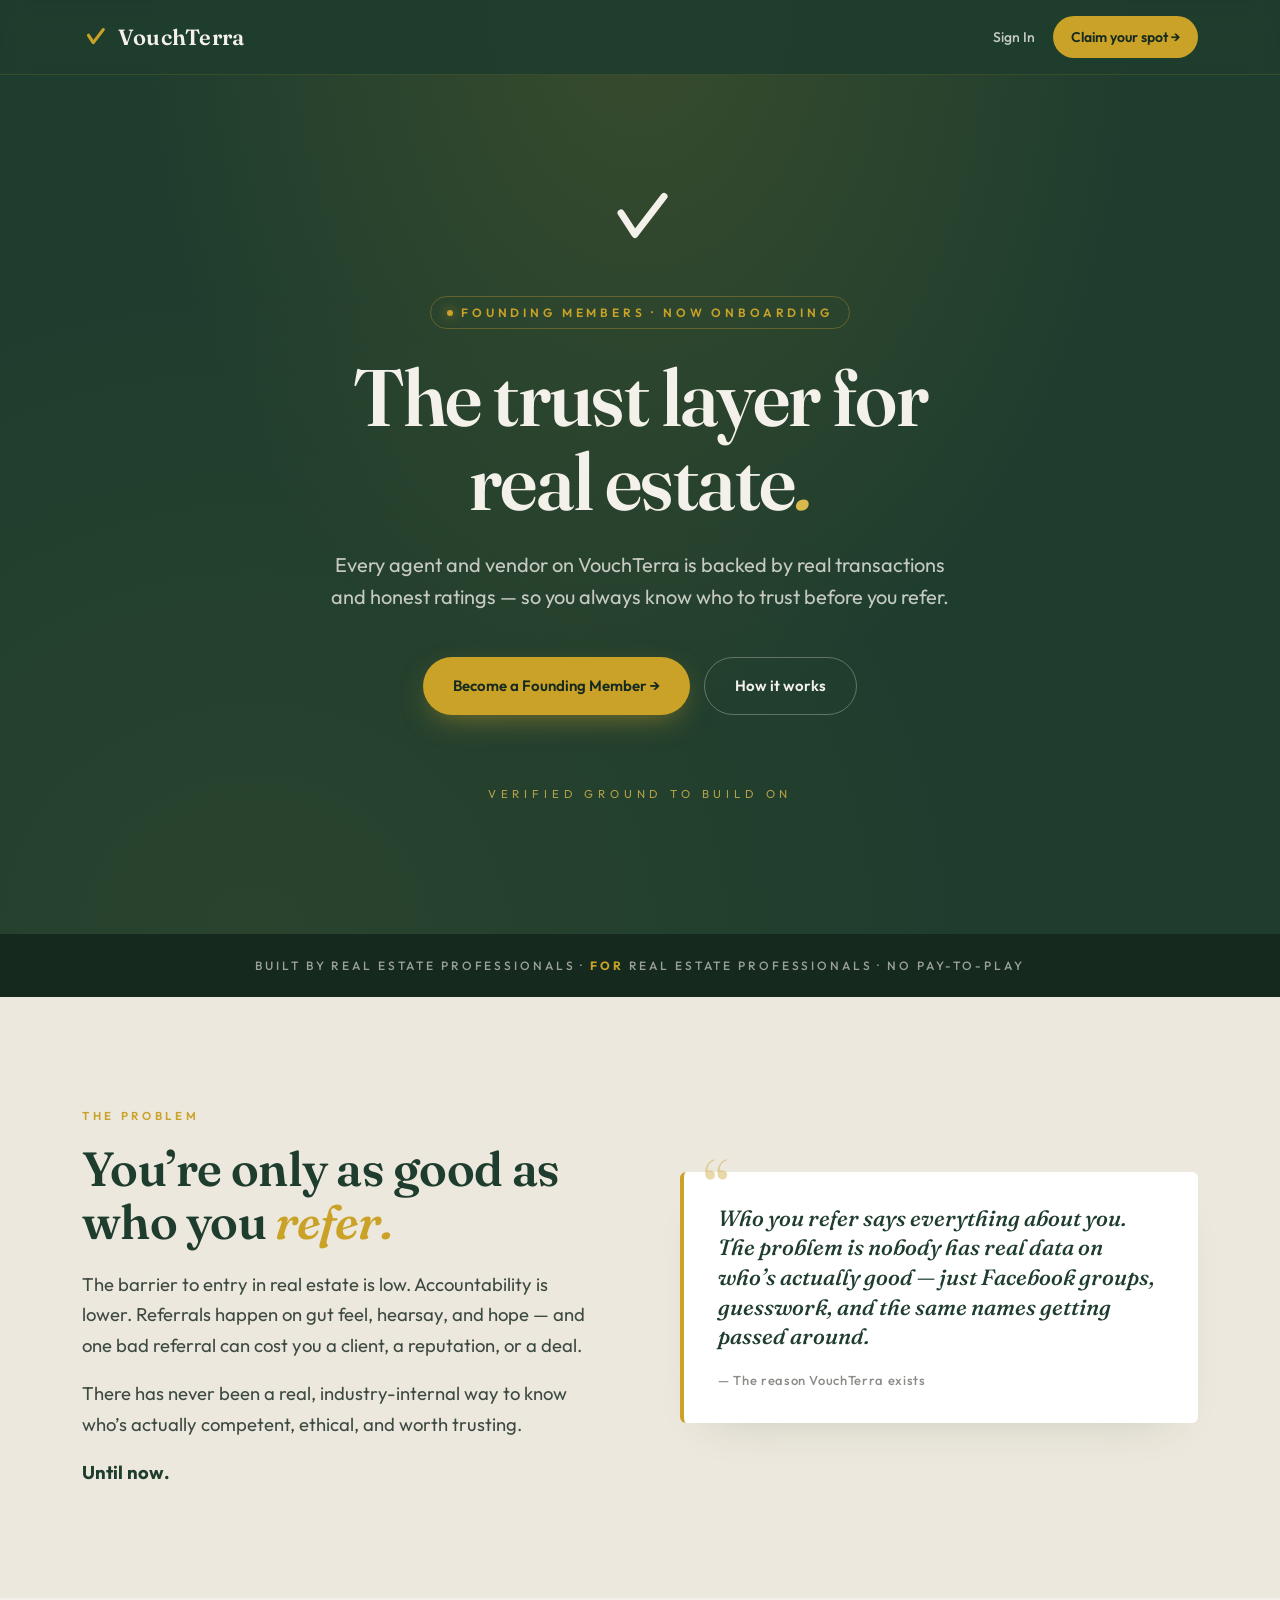
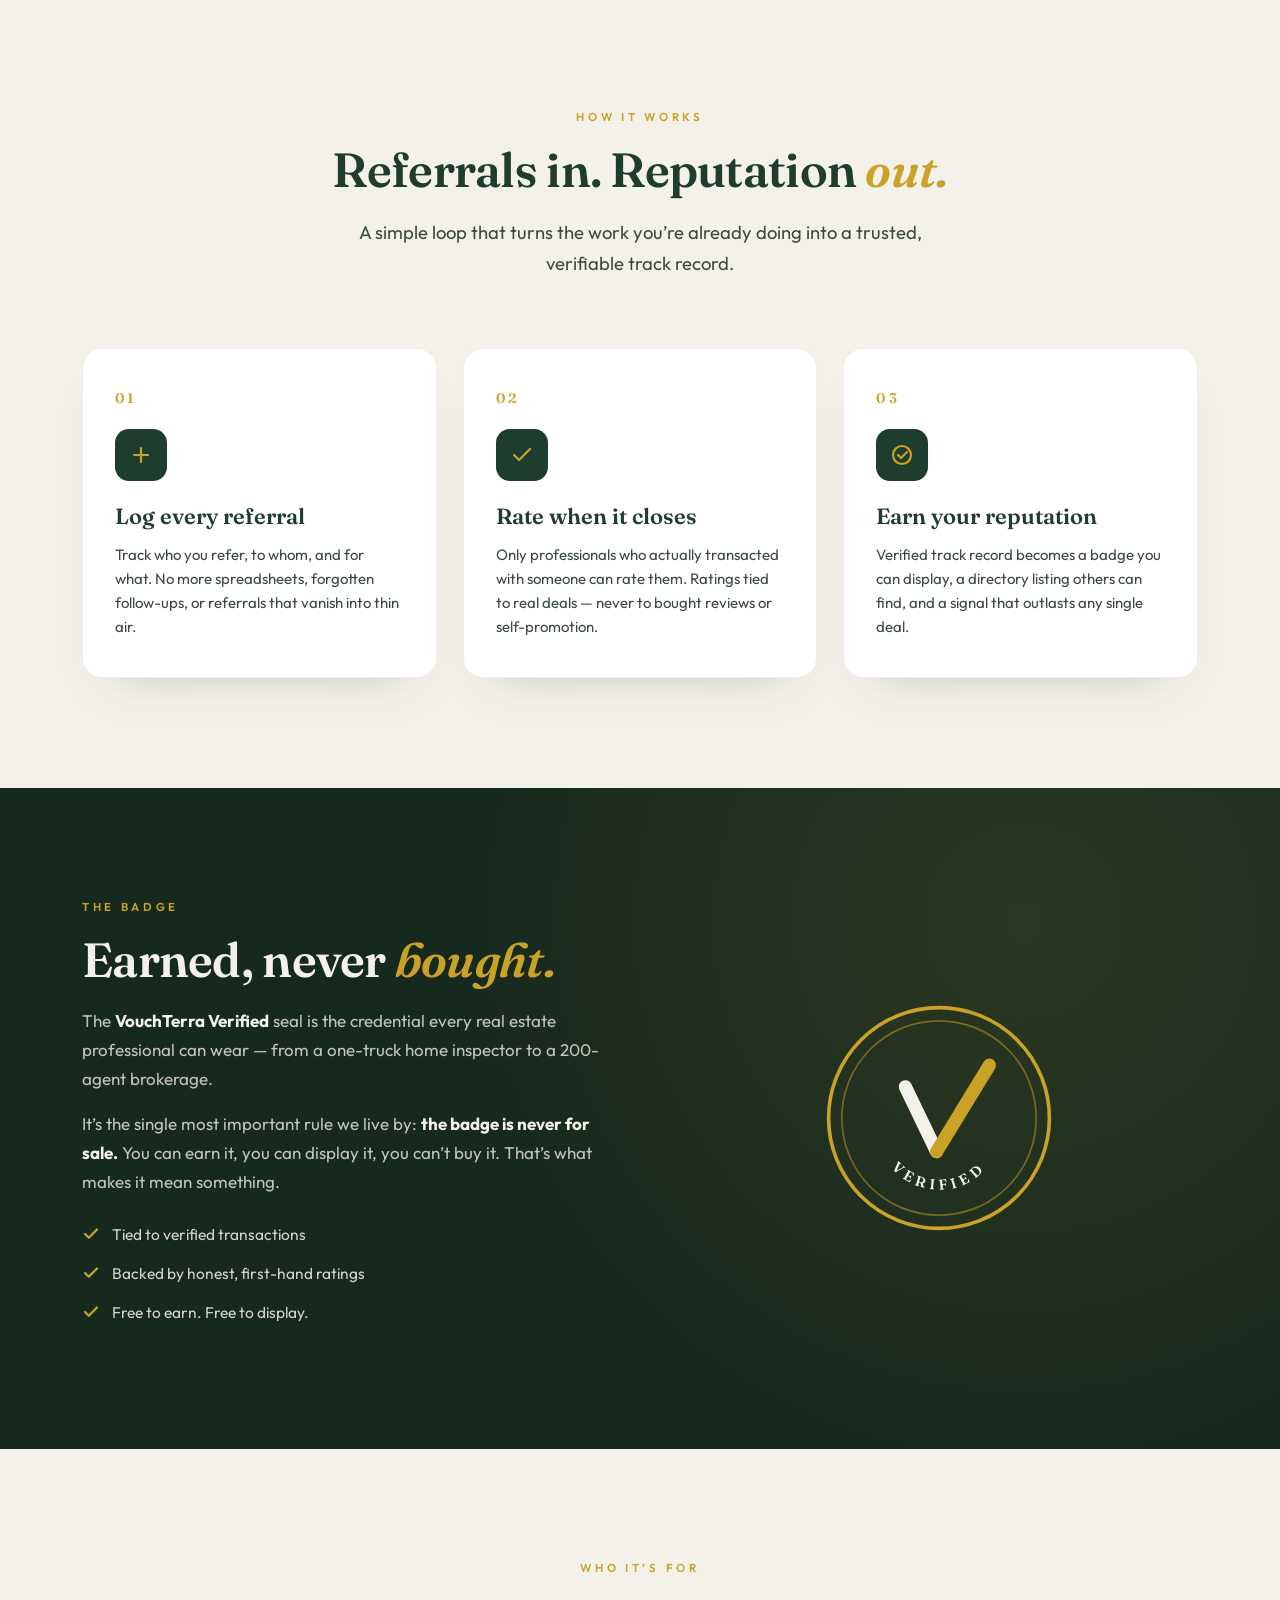
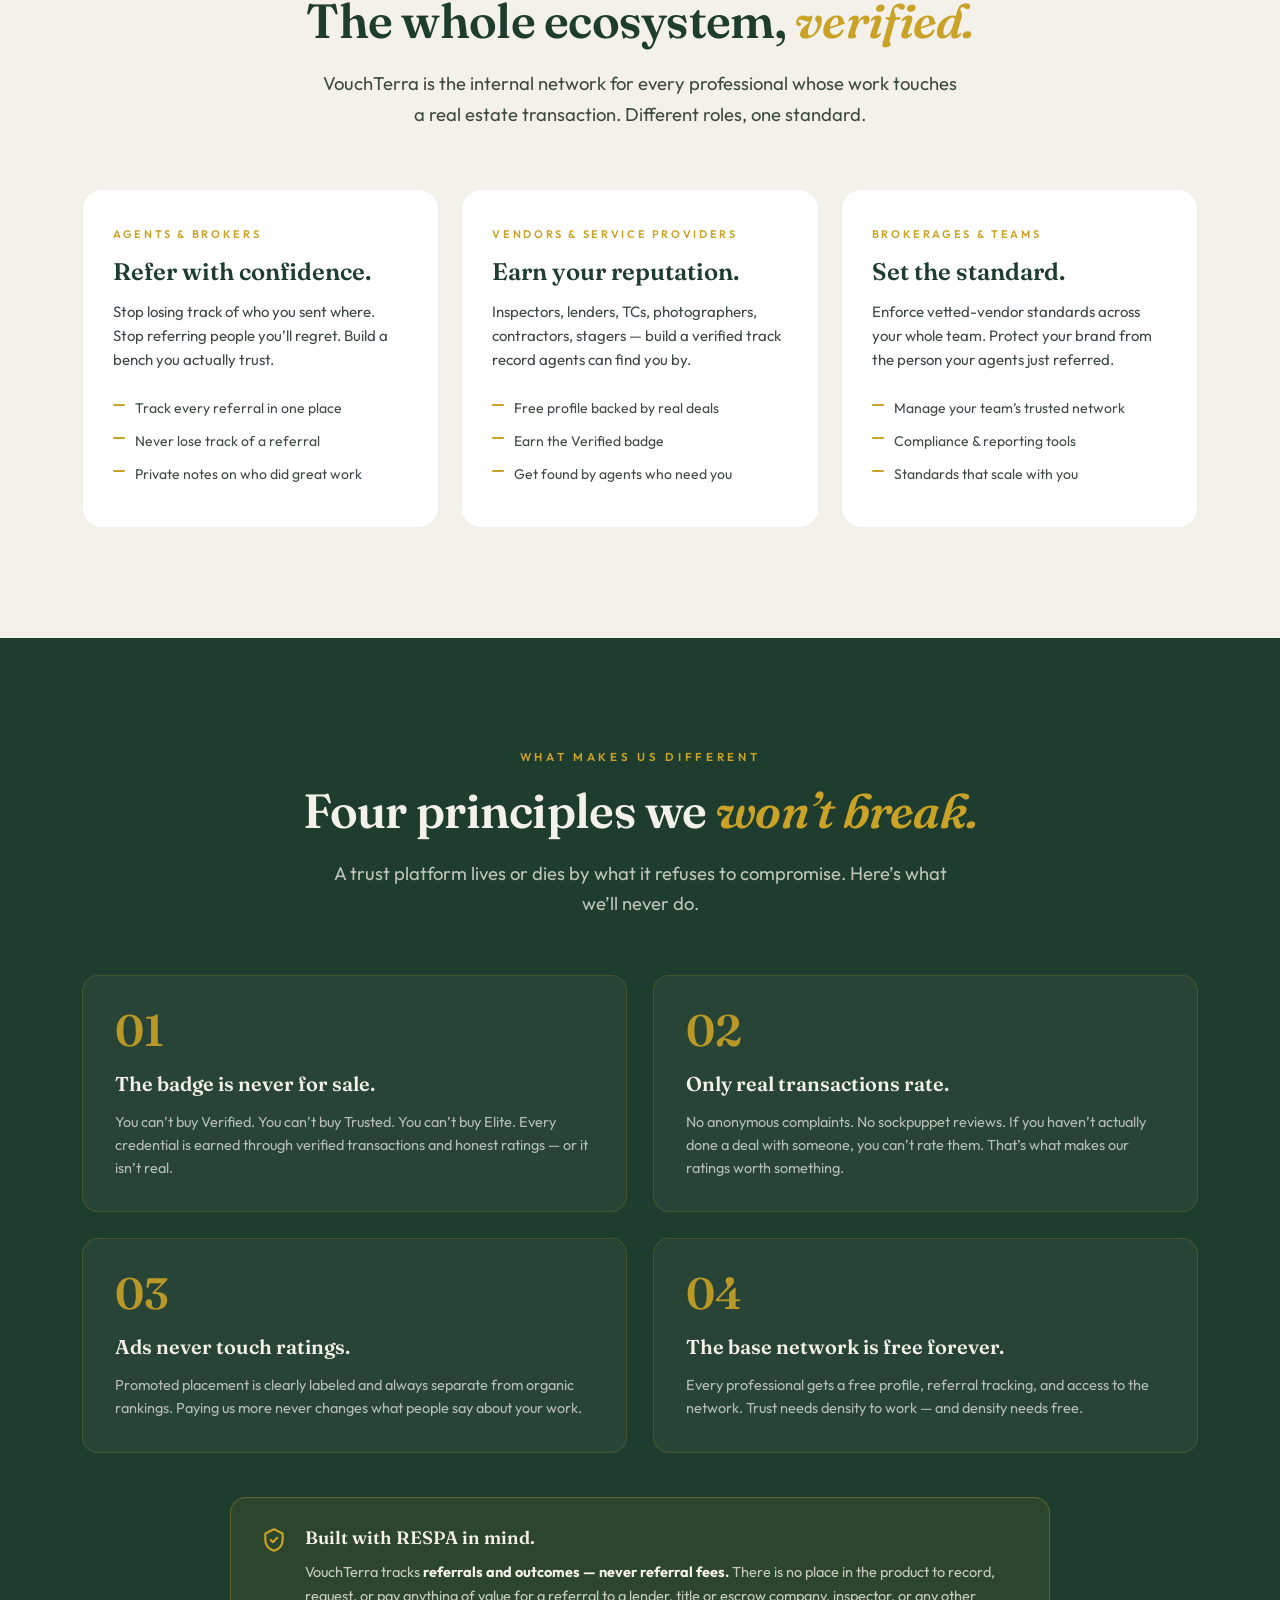
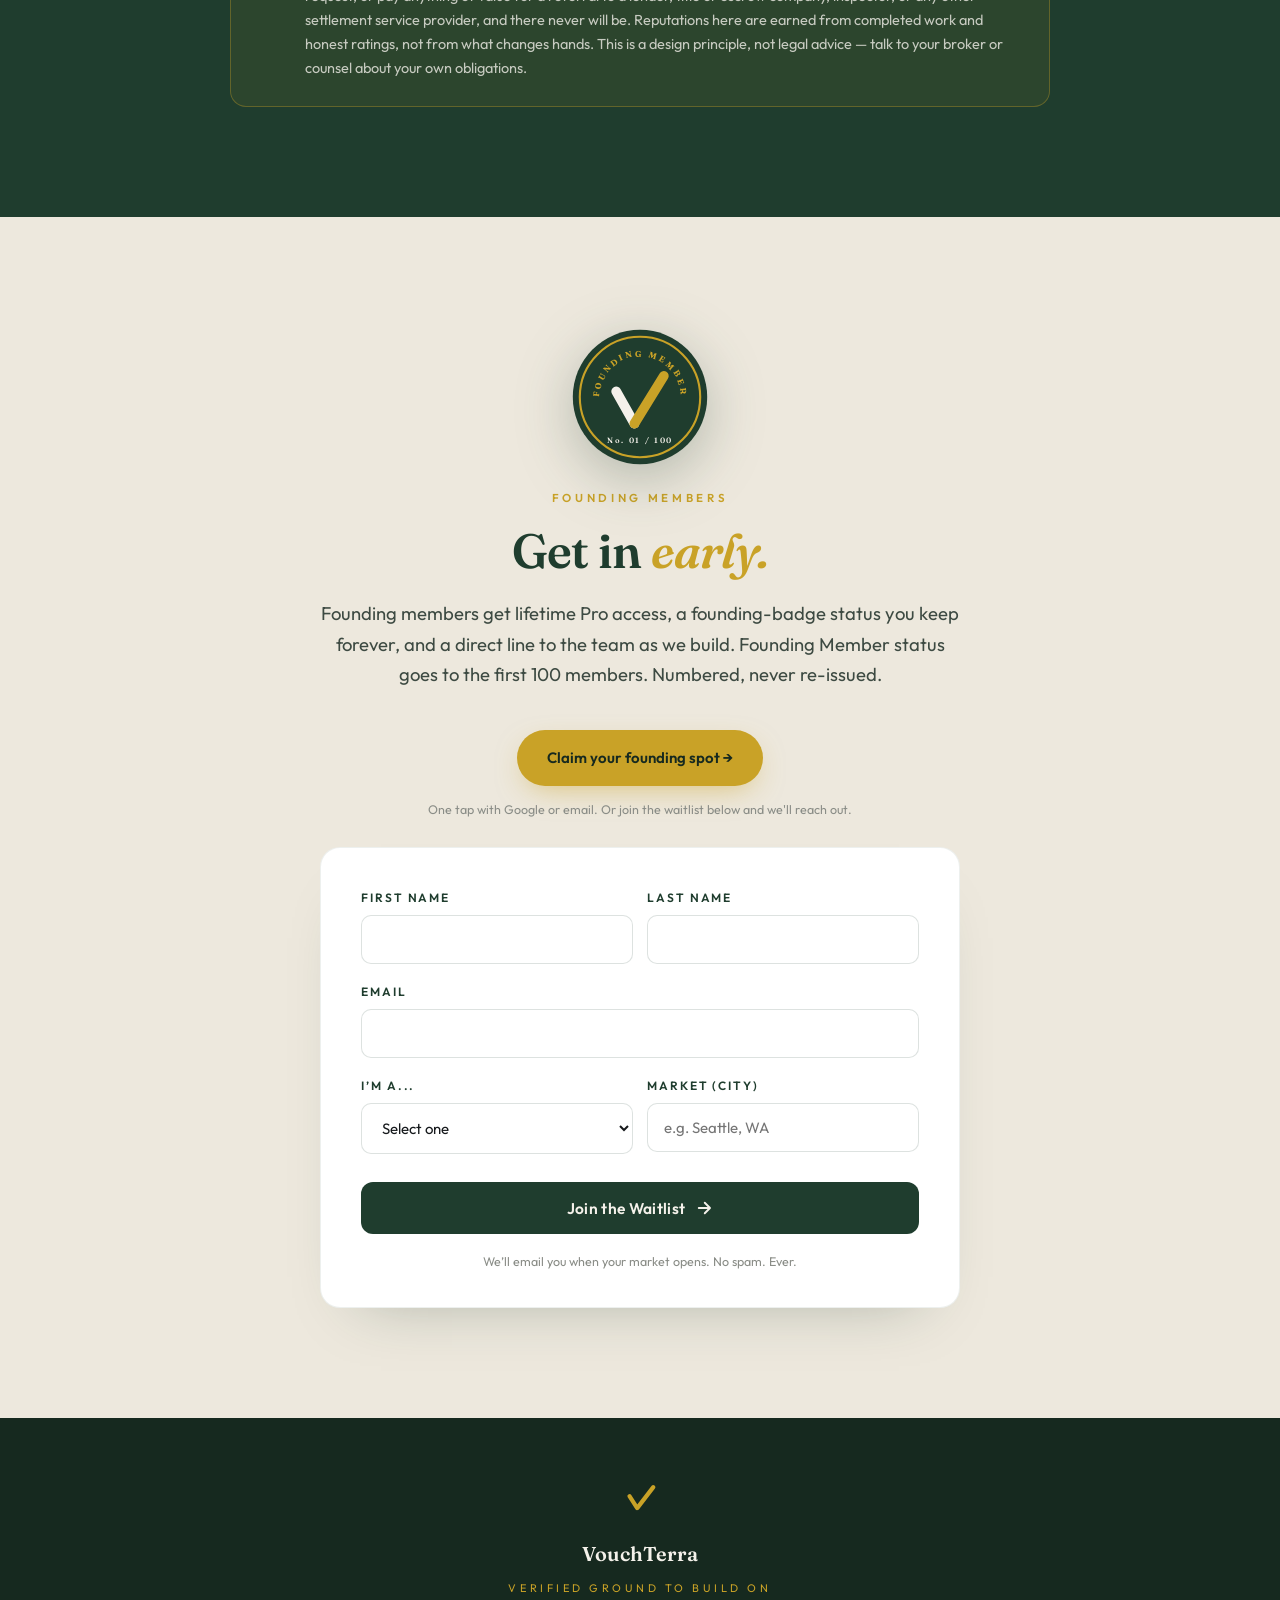
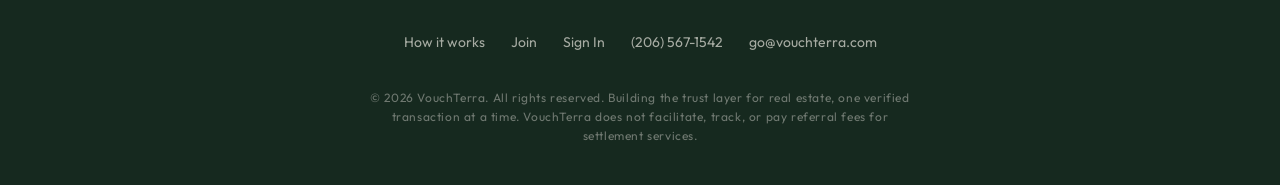
<file: index.html>
<!DOCTYPE html>
<html lang="en">
<head>
<meta charset="UTF-8">
<meta name="viewport" content="width=device-width, initial-scale=1.0">
<meta name="apple-mobile-web-app-title" content="VouchTerra">
<meta name="application-name" content="VouchTerra">
<meta name="theme-color" content="#1F3D2E">
<link rel="apple-touch-icon" href="https://vouchterra-app.vercel.app/icons/apple-touch-icon.png">
<title>VouchTerra — Verified ground to build on</title>
<meta name="description" content="The trust layer for real estate. Every agent and vendor on VouchTerra is backed by real transactions and honest ratings — so you always know who to trust before you refer.">
<meta property="og:title" content="VouchTerra — Verified ground to build on">
<meta property="og:description" content="The trust layer for real estate. Verified professionals, honest ratings, no pay-to-play.">
<meta property="og:type" content="website">
<link rel="preconnect" href="https://fonts.googleapis.com">
<link rel="preconnect" href="https://fonts.gstatic.com" crossorigin>
<link href="https://fonts.googleapis.com/css2?family=Fraunces:opsz,wght@9..144,500;9..144,600;9..144,700&family=Outfit:wght@300;400;500;600;700&display=swap" rel="stylesheet">
<link rel="icon" type="image/svg+xml" href="data:image/svg+xml,%3Csvg xmlns='http://www.w3.org/2000/svg' viewBox='0 0 120 120'%3E%3Crect width='120' height='120' rx='24' fill='%231F3D2E'/%3E%3Cpath d='M30 52 L52 86 L98 26' stroke='%23C9A227' stroke-width='15' stroke-linecap='round' stroke-linejoin='round' fill='none'/%3E%3C/svg%3E">
<style>
:root{
  --pine:#1F3D2E; --pine-deep:#16291F; --pine-mid:#274a38;
  --gold:#C9A227; --gold-soft:#D9B94E; --gold-dim:#8a6f12;
  --bone:#F4F1EA; --bone-warm:#EDE8DD;
  --stone:#8A8D87; --stone-light:#B8B8B0;
  --ink:#16191C; --ink-soft:#3d4a42;
}
*{margin:0;padding:0;box-sizing:border-box}
html{scroll-behavior:smooth;}
body{
  font-family:'Outfit',sans-serif;
  background:var(--bone);
  color:var(--ink);
  line-height:1.6;
  -webkit-font-smoothing:antialiased;
  overflow-x:hidden;
}
.serif{font-family:'Fraunces',serif;}
.wrap{max-width:1180px;margin:0 auto;padding:0 32px;}
@media(max-width:640px){.wrap{padding:0 22px;}}

/* ============ NAV ============ */
nav{
  position:fixed;top:0;left:0;right:0;z-index:100;
  background:rgba(31,61,46,.92);
  backdrop-filter:blur(12px);
  -webkit-backdrop-filter:blur(12px);
  border-bottom:1px solid rgba(201,162,39,.15);
}
.nav-inner{display:flex;align-items:center;justify-content:space-between;padding:16px 32px;max-width:1180px;margin:0 auto;}
@media(max-width:640px){.nav-inner{padding:14px 22px;}}
.brand{display:flex;align-items:center;gap:10px;text-decoration:none;}
.brand-mark{display:flex;align-items:center;justify-content:center;}
.brand-text{font-family:'Fraunces',serif;font-weight:600;font-size:22px;color:var(--bone);letter-spacing:.01em;}
.brand-text .cap{color:var(--bone);}
.nav-right{display:flex;align-items:center;gap:18px;}
.nav-signin{color:rgba(244,241,234,.8);text-decoration:none;font-size:14px;font-weight:500;transition:color .15s;}
.nav-signin:hover{color:var(--gold);}
.nav-cta{
  display:inline-flex;align-items:center;gap:8px;
  background:var(--gold);color:var(--pine-deep);
  padding:10px 18px;border-radius:30px;
  font-weight:600;font-size:14px;text-decoration:none;
  transition:transform .15s,background .15s;
}
.nav-cta:hover{background:var(--gold-soft);transform:translateY(-1px);}

/* ============ HERO ============ */
.hero{
  background:var(--pine);color:var(--bone);
  padding:180px 32px 130px;position:relative;overflow:hidden;text-align:center;
}
.hero::before{
  content:"";position:absolute;inset:0;
  background:
    radial-gradient(ellipse at 50% 0%, rgba(201,162,39,.15), transparent 55%),
    radial-gradient(ellipse at 20% 100%, rgba(201,162,39,.06), transparent 50%);
  pointer-events:none;
}
.hero-inner{position:relative;z-index:1;max-width:900px;margin:0 auto;}
.eyebrow{
  display:inline-flex;align-items:center;gap:8px;
  text-transform:uppercase;letter-spacing:.32em;font-size:12px;
  color:var(--gold);font-weight:600;margin-bottom:26px;
  padding:6px 16px;border:1px solid rgba(201,162,39,.35);border-radius:30px;
}
.eyebrow-dot{width:6px;height:6px;background:var(--gold);border-radius:50%;box-shadow:0 0 12px var(--gold);}
h1.hero-title{
  font-family:'Fraunces',serif;
  font-weight:600;
  font-size:clamp(40px,7vw,80px);
  line-height:1.05;
  letter-spacing:-.02em;
  margin-bottom:26px;
}
h1.hero-title .accent{color:var(--gold-soft);font-style:italic;}
.hero-sub{
  font-size:clamp(16px,2.2vw,20px);
  color:rgba(244,241,234,.78);
  max-width:640px;margin:0 auto 44px;
  line-height:1.6;
}
.cta-row{display:flex;gap:14px;justify-content:center;flex-wrap:wrap;margin-bottom:70px;}
.btn{
  display:inline-flex;align-items:center;gap:10px;
  padding:16px 30px;border-radius:32px;
  font-weight:600;font-size:15px;text-decoration:none;
  transition:transform .15s, background .15s, box-shadow .15s;
  border:none;cursor:pointer;font-family:inherit;
}
.btn-primary{background:var(--gold);color:var(--pine-deep);box-shadow:0 10px 30px -10px rgba(201,162,39,.6);}
.btn-primary:hover{background:var(--gold-soft);transform:translateY(-2px);box-shadow:0 14px 32px -10px rgba(201,162,39,.7);}
.btn-ghost{background:transparent;color:var(--bone);border:1px solid rgba(244,241,234,.3);}
.btn-ghost:hover{background:rgba(244,241,234,.08);border-color:rgba(244,241,234,.5);}

/* hero mark */
.hero-mark-large{margin:0 auto 40px;display:flex;justify-content:center;}
.hero-tagline{
  font-size:11.5px;letter-spacing:.42em;text-transform:uppercase;
  color:var(--gold-soft);opacity:.8;
  margin-top:26px;
}

/* ============ SOCIAL PROOF BAR ============ */
.proof-bar{
  background:var(--pine-deep);color:rgba(244,241,234,.6);
  padding:22px 32px;text-align:center;
  font-size:12px;letter-spacing:.24em;text-transform:uppercase;font-weight:500;
}
.proof-bar strong{color:var(--gold);letter-spacing:.24em;}

/* ============ SECTIONS ============ */
section{padding:110px 0;}
@media(max-width:640px){section{padding:80px 0;}}
.section-eyebrow{
  text-transform:uppercase;letter-spacing:.32em;font-size:11.5px;
  color:var(--gold);font-weight:600;margin-bottom:18px;
}
h2{
  font-family:'Fraunces',serif;font-weight:600;
  font-size:clamp(30px,4.8vw,48px);
  color:var(--pine);line-height:1.1;letter-spacing:-.015em;
  margin-bottom:20px;
}
h2 .accent{color:var(--gold);font-style:italic;}
.lead{
  color:var(--ink-soft);font-size:clamp(16px,1.8vw,18.5px);
  max-width:640px;line-height:1.65;
}

/* ============ PROBLEM SECTION ============ */
.problem{background:var(--bone-warm);}
.problem-inner{display:grid;grid-template-columns:1fr 1fr;gap:80px;align-items:center;}
@media(max-width:900px){.problem-inner{grid-template-columns:1fr;gap:50px;}}
.problem-quote{
  background:#fff;border-left:4px solid var(--gold);
  padding:32px 34px;border-radius:6px;
  box-shadow:0 22px 44px -32px rgba(31,61,46,.25);
  position:relative;
}
.problem-quote::before{
  content:"“";position:absolute;top:-20px;left:20px;
  font-family:'Fraunces',serif;font-size:80px;color:var(--gold);opacity:.4;line-height:1;
}
.problem-quote p{font-family:'Fraunces',serif;font-size:22px;color:var(--pine);line-height:1.35;font-style:italic;font-weight:500;}
.problem-quote .attr{margin-top:18px;font-size:13px;color:var(--stone);letter-spacing:.05em;font-style:normal;font-family:'Outfit',sans-serif;font-weight:500;}

/* ============ HOW IT WORKS ============ */
.how{background:var(--bone);}
.how-header{text-align:center;max-width:700px;margin:0 auto 70px;}
.how-header .lead{margin:0 auto;}
.steps{display:grid;grid-template-columns:repeat(3,1fr);gap:26px;}
@media(max-width:820px){.steps{grid-template-columns:1fr;}}
.step{
  background:#fff;border-radius:20px;padding:38px 32px;
  border:1px solid rgba(31,61,46,.08);
  box-shadow:0 24px 48px -36px rgba(31,61,46,.35);
  transition:transform .2s;
}
.step:hover{transform:translateY(-4px);}
.step-num{
  font-family:'Fraunces',serif;font-size:14px;font-weight:600;
  color:var(--gold);letter-spacing:.24em;margin-bottom:20px;
}
.step-icon{width:52px;height:52px;background:var(--pine);border-radius:14px;display:flex;align-items:center;justify-content:center;margin-bottom:22px;}
.step h3{font-family:'Fraunces',serif;font-size:22px;color:var(--pine);font-weight:600;margin-bottom:12px;line-height:1.25;}
.step p{font-size:15px;color:var(--ink-soft);line-height:1.6;}

/* ============ VERIFIED BADGE SECTION ============ */
.verified{background:var(--pine-deep);color:var(--bone);position:relative;overflow:hidden;}
.verified::before{
  content:"";position:absolute;inset:0;
  background:radial-gradient(circle at 80% 20%, rgba(201,162,39,.12), transparent 50%);
  pointer-events:none;
}
.verified-inner{display:grid;grid-template-columns:1fr 1fr;gap:80px;align-items:center;position:relative;z-index:1;}
@media(max-width:900px){.verified-inner{grid-template-columns:1fr;gap:50px;text-align:center;}.verified-inner .seal-wrap{order:-1;}}
.verified h2{color:var(--bone);}
.verified h2 .accent{color:var(--gold);}
.verified .section-eyebrow{color:var(--gold);}
.verified p{color:rgba(244,241,234,.78);font-size:17px;line-height:1.7;margin-bottom:16px;}
.verified p strong{color:var(--bone);}
.verified-features{list-style:none;margin-top:26px;}
.verified-features li{display:flex;align-items:flex-start;gap:12px;margin-bottom:14px;color:rgba(244,241,234,.85);font-size:15.5px;}
.verified-features li svg{flex-shrink:0;margin-top:3px;}
.seal-wrap{display:flex;justify-content:center;}

/* ============ FOR WHOM ============ */
.for-whom{background:var(--bone);}
.who-grid{display:grid;grid-template-columns:repeat(3,1fr);gap:22px;margin-top:60px;}
@media(max-width:900px){.who-grid{grid-template-columns:1fr;}}
.who{
  background:#fff;border-radius:20px;padding:36px 30px;
  border:1px solid rgba(31,61,46,.08);position:relative;overflow:hidden;
  transition:transform .2s, box-shadow .2s;
}
.who:hover{transform:translateY(-3px);box-shadow:0 30px 50px -30px rgba(31,61,46,.3);}
.who-tag{font-size:11px;letter-spacing:.24em;text-transform:uppercase;color:var(--gold);font-weight:600;margin-bottom:14px;}
.who h3{font-family:'Fraunces',serif;font-size:24px;color:var(--pine);font-weight:600;margin-bottom:14px;line-height:1.2;}
.who p{color:var(--ink-soft);font-size:15px;line-height:1.6;margin-bottom:20px;}
.who ul{list-style:none;}
.who ul li{font-size:14px;color:var(--ink-soft);padding:6px 0;padding-left:22px;position:relative;line-height:1.5;}
.who ul li::before{
  content:"";position:absolute;left:0;top:12px;
  width:12px;height:2px;background:var(--gold);border-radius:2px;
}

/* ============ PRINCIPLES ============ */
.principles{background:var(--pine);color:var(--bone);}
.principles h2{color:var(--bone);}
.principles h2 .accent{color:var(--gold);}
.principles .section-eyebrow{color:var(--gold);}
.principles .lead{color:rgba(244,241,234,.75);}
.principle-grid{display:grid;grid-template-columns:repeat(2,1fr);gap:26px;margin-top:56px;}
@media(max-width:820px){.principle-grid{grid-template-columns:1fr;}}
.principle{
  background:rgba(244,241,234,.04);border:1px solid rgba(201,162,39,.18);
  border-radius:16px;padding:32px;
  transition:border-color .2s;
}
.principle:hover{border-color:rgba(201,162,39,.4);}
.principle-num{font-family:'Fraunces',serif;font-size:44px;color:var(--gold);font-weight:600;line-height:1;margin-bottom:16px;opacity:.9;}
.principle h3{font-family:'Fraunces',serif;font-size:20px;color:var(--bone);margin-bottom:10px;font-weight:600;}
.principle p{color:rgba(244,241,234,.7);font-size:14.5px;line-height:1.6;}
.compliance{margin:44px auto 0;max-width:820px;background:rgba(201,162,39,.08);border:1px solid rgba(201,162,39,.35);border-radius:16px;padding:26px 30px;display:flex;gap:18px;align-items:flex-start;}
.compliance svg{flex-shrink:0;margin-top:3px;}
.compliance h4{font-family:'Fraunces',serif;font-size:18px;color:var(--bone);margin-bottom:8px;font-weight:600;}
.compliance p{color:rgba(244,241,234,.78);font-size:14.5px;line-height:1.65;}
.compliance p strong{color:var(--bone);}

/* ============ WAITLIST ============ */
.waitlist{background:var(--bone-warm);text-align:center;}
.waitlist-inner{max-width:640px;margin:0 auto;}
.waitlist .lead{margin:0 auto 40px;}
.form-card{
  background:#fff;padding:40px 40px 36px;border-radius:20px;
  box-shadow:0 30px 60px -40px rgba(31,61,46,.35);
  border:1px solid rgba(31,61,46,.08);
}
@media(max-width:640px){.form-card{padding:32px 24px 28px;}}
.field{display:flex;flex-direction:column;text-align:left;margin-bottom:18px;}
.field label{font-size:12px;letter-spacing:.16em;text-transform:uppercase;color:var(--pine);font-weight:600;margin-bottom:8px;}
.field input, .field select{
  padding:14px 16px;border:1.5px solid rgba(31,61,46,.15);border-radius:10px;
  font-family:inherit;font-size:15px;color:var(--ink);background:#fff;
  transition:border-color .15s;
}
.field input:focus, .field select:focus{outline:none;border-color:var(--gold);}
.field-row{display:grid;grid-template-columns:1fr 1fr;gap:14px;}
@media(max-width:520px){.field-row{grid-template-columns:1fr;}}
.submit-btn{
  width:100%;background:var(--pine);color:var(--bone);
  padding:16px 24px;border:none;border-radius:12px;
  font-family:inherit;font-weight:600;font-size:15.5px;letter-spacing:.02em;
  cursor:pointer;transition:background .15s,transform .15s;
  display:inline-flex;align-items:center;justify-content:center;gap:10px;
  margin-top:10px;
}
.submit-btn:hover{background:var(--pine-deep);transform:translateY(-1px);}
.fine-print{font-size:12.5px;color:var(--stone);margin-top:18px;line-height:1.5;}
.success-msg{
  display:none;padding:24px;background:rgba(201,162,39,.1);
  border:1px solid var(--gold);border-radius:12px;color:var(--pine);
  font-size:15px;line-height:1.5;
}
.success-msg strong{color:var(--gold-dim);}

/* ============ FOOTER ============ */
footer{background:var(--pine-deep);color:rgba(244,241,234,.6);padding:60px 32px 40px;text-align:center;}
.footer-mark{margin-bottom:18px;display:flex;justify-content:center;}
.footer-brand{font-family:'Fraunces',serif;font-weight:600;font-size:20px;color:var(--bone);margin-bottom:10px;}
.footer-tag{font-size:11px;letter-spacing:.32em;text-transform:uppercase;color:var(--gold);margin-bottom:34px;}
.footer-links{display:flex;gap:26px;justify-content:center;flex-wrap:wrap;margin-bottom:34px;font-size:14px;}
.footer-links a{color:rgba(244,241,234,.65);text-decoration:none;transition:color .15s;}
.footer-links a:hover{color:var(--gold);}
.footer-fine{font-size:12px;color:rgba(244,241,234,.4);letter-spacing:.05em;max-width:560px;margin:0 auto;line-height:1.6;}

/* mobile nav simplification */
@media(max-width:520px){.nav-cta{padding:8px 14px;font-size:13px;}.brand-text{font-size:19px;}.nav-right{gap:12px;}.nav-signin{font-size:13px;}}
.founding-seal{display:block;margin:0 auto 22px;width:140px;height:140px;filter:drop-shadow(0 14px 28px rgba(31,61,46,.28));}
@media (max-width:640px){.founding-seal{width:116px;height:116px;}}
</style>
</head>
<body>

<!-- ============ NAV ============ -->
<nav>
  <div class="nav-inner">
    <a href="#" class="brand">
      <span class="brand-mark">
        <svg width="26" height="26" viewBox="0 0 120 120" fill="none"><path d="M30 52 L52 86 L98 26" stroke="#C9A227" stroke-width="15" stroke-linecap="round" stroke-linejoin="round"/></svg>
      </span>
      <span class="brand-text">Vouch<span class="cap">T</span>erra</span>
    </a>
    <div class="nav-right">
      <a href="https://vouchterra-app.vercel.app/login" class="nav-signin">Sign In</a>
      <a href="/join.html" class="nav-cta">Claim your spot →</a>
    </div>
  </div>
</nav>

<!-- ============ HERO ============ -->
<div class="hero">
  <div class="hero-inner">
    <div class="hero-mark-large">
      <svg width="76" height="76" viewBox="0 0 120 120" fill="none">
        <path d="M30 52 L52 86 L98 26" stroke="#F4F1EA" stroke-width="11" stroke-linecap="round" stroke-linejoin="round"/>
      </svg>
    </div>
    <div class="eyebrow"><span class="eyebrow-dot"></span> Founding Members · Now Onboarding</div>
    <h1 class="hero-title">The trust layer for<br>real estate<span class="accent">.</span></h1>
    <p class="hero-sub">Every agent and vendor on VouchTerra is backed by real transactions and honest ratings — so you always know who to trust before you refer.</p>
    <div class="cta-row">
      <a href="/join.html" class="btn btn-primary">Become a Founding Member →</a>
      <a href="#how" class="btn btn-ghost">How it works</a>
    </div>
    <div class="hero-tagline">Verified ground to build on</div>
  </div>
</div>

<!-- ============ PROOF BAR ============ -->
<div class="proof-bar">
  Built by real estate professionals · <strong>For</strong> real estate professionals · No pay-to-play
</div>

<!-- ============ PROBLEM ============ -->
<section class="problem">
  <div class="wrap">
    <div class="problem-inner">
      <div>
        <div class="section-eyebrow">The Problem</div>
        <h2>You&#8217;re only as good as who you <span class="accent">refer.</span></h2>
        <p class="lead">The barrier to entry in real estate is low. Accountability is lower. Referrals happen on gut feel, hearsay, and hope — and one bad referral can cost you a client, a reputation, or a deal.</p>
        <p class="lead" style="margin-top:18px;">There has never been a real, industry-internal way to know who&#8217;s actually competent, ethical, and worth trusting.</p>
        <p class="lead" style="margin-top:18px;"><strong style="color:var(--pine);">Until now.</strong></p>
      </div>
      <div>
        <div class="problem-quote">
          <p>Who you refer says everything about you. The problem is nobody has real data on who&#8217;s actually good — just Facebook groups, guesswork, and the same names getting passed around.</p>
          <div class="attr">— The reason VouchTerra exists</div>
        </div>
      </div>
    </div>
  </div>
</section>

<!-- ============ HOW IT WORKS ============ -->
<section class="how" id="how">
  <div class="wrap">
    <div class="how-header">
      <div class="section-eyebrow">How It Works</div>
      <h2>Referrals in. Reputation <span class="accent">out.</span></h2>
      <p class="lead">A simple loop that turns the work you&#8217;re already doing into a trusted, verifiable track record.</p>
    </div>

    <div class="steps">
      <div class="step">
        <div class="step-num">01</div>
        <div class="step-icon">
          <svg width="24" height="24" viewBox="0 0 24 24" fill="none" stroke="#C9A227" stroke-width="2.2" stroke-linecap="round" stroke-linejoin="round"><path d="M12 5v14M5 12h14"/></svg>
        </div>
        <h3>Log every referral</h3>
        <p>Track who you refer, to whom, and for what. No more spreadsheets, forgotten follow-ups, or referrals that vanish into thin air.</p>
      </div>
      <div class="step">
        <div class="step-num">02</div>
        <div class="step-icon">
          <svg width="24" height="24" viewBox="0 0 24 24" fill="none" stroke="#C9A227" stroke-width="2.2" stroke-linecap="round" stroke-linejoin="round"><path d="M20 6L9 17l-5-5"/></svg>
        </div>
        <h3>Rate when it closes</h3>
        <p>Only professionals who actually transacted with someone can rate them. Ratings tied to real deals — never to bought reviews or self-promotion.</p>
      </div>
      <div class="step">
        <div class="step-num">03</div>
        <div class="step-icon">
          <svg width="24" height="24" viewBox="0 0 24 24" fill="none" stroke="#C9A227" stroke-width="2.2" stroke-linecap="round" stroke-linejoin="round"><circle cx="12" cy="12" r="9"/><path d="M8 12l3 3 6-6"/></svg>
        </div>
        <h3>Earn your reputation</h3>
        <p>Verified track record becomes a badge you can display, a directory listing others can find, and a signal that outlasts any single deal.</p>
      </div>
    </div>
  </div>
</section>

<!-- ============ VERIFIED BADGE ============ -->
<section class="verified">
  <div class="wrap">
    <div class="verified-inner">
      <div>
        <div class="section-eyebrow">The Badge</div>
        <h2>Earned, never <span class="accent">bought.</span></h2>
        <p>The <strong>VouchTerra Verified</strong> seal is the credential every real estate professional can wear — from a one-truck home inspector to a 200-agent brokerage.</p>
        <p>It&#8217;s the single most important rule we live by: <strong>the badge is never for sale.</strong> You can earn it, you can display it, you can&#8217;t buy it. That&#8217;s what makes it mean something.</p>
        <ul class="verified-features">
          <li><svg width="18" height="18" viewBox="0 0 24 24" fill="none" stroke="#C9A227" stroke-width="3" stroke-linecap="round" stroke-linejoin="round"><path d="M20 6L9 17l-5-5"/></svg>Tied to verified transactions</li>
          <li><svg width="18" height="18" viewBox="0 0 24 24" fill="none" stroke="#C9A227" stroke-width="3" stroke-linecap="round" stroke-linejoin="round"><path d="M20 6L9 17l-5-5"/></svg>Backed by honest, first-hand ratings</li>
          <li><svg width="18" height="18" viewBox="0 0 24 24" fill="none" stroke="#C9A227" stroke-width="3" stroke-linecap="round" stroke-linejoin="round"><path d="M20 6L9 17l-5-5"/></svg>Free to earn. Free to display.</li>
        </ul>
      </div>
      <div class="seal-wrap">
        <svg width="240" height="240" viewBox="0 0 200 200" fill="none">
          <circle cx="100" cy="100" r="92" stroke="#C9A227" stroke-width="3"/>
          <circle cx="100" cy="100" r="81" stroke="#C9A227" stroke-width="1.4" opacity="0.5"/>
          <path d="M72 74 L98 128" stroke="#F4F1EA" stroke-width="11" stroke-linecap="round"/>
          <path d="M98 128 L142 56" stroke="#C9A227" stroke-width="11" stroke-linecap="round"/>
          <path id="botArc" d="M48 108 A52 52 0 0 0 152 108" fill="none"/>
          <text fill="#F4F1EA" font-family="Fraunces, serif" font-size="12" letter-spacing="3.5" font-weight="600">
            <textPath href="#botArc" startOffset="50%" text-anchor="middle">VERIFIED</textPath>
          </text>
        </svg>
      </div>
    </div>
  </div>
</section>

<!-- ============ FOR WHOM ============ -->
<section class="for-whom">
  <div class="wrap">
    <div style="text-align:center;max-width:700px;margin:0 auto;">
      <div class="section-eyebrow">Who It&#8217;s For</div>
      <h2>The whole ecosystem, <span class="accent">verified.</span></h2>
      <p class="lead" style="margin:0 auto;">VouchTerra is the internal network for every professional whose work touches a real estate transaction. Different roles, one standard.</p>
    </div>

    <div class="who-grid">
      <div class="who">
        <div class="who-tag">Agents &amp; Brokers</div>
        <h3>Refer with confidence.</h3>
        <p>Stop losing track of who you sent where. Stop referring people you&#8217;ll regret. Build a bench you actually trust.</p>
        <ul>
          <li>Track every referral in one place</li>
          <li>Never lose track of a referral</li>
          <li>Private notes on who did great work</li>
        </ul>
      </div>
      <div class="who">
        <div class="who-tag">Vendors &amp; Service Providers</div>
        <h3>Earn your reputation.</h3>
        <p>Inspectors, lenders, TCs, photographers, contractors, stagers — build a verified track record agents can find you by.</p>
        <ul>
          <li>Free profile backed by real deals</li>
          <li>Earn the Verified badge</li>
          <li>Get found by agents who need you</li>
        </ul>
      </div>
      <div class="who">
        <div class="who-tag">Brokerages &amp; Teams</div>
        <h3>Set the standard.</h3>
        <p>Enforce vetted-vendor standards across your whole team. Protect your brand from the person your agents just referred.</p>
        <ul>
          <li>Manage your team&#8217;s trusted network</li>
          <li>Compliance &amp; reporting tools</li>
          <li>Standards that scale with you</li>
        </ul>
      </div>
    </div>
  </div>
</section>

<!-- ============ PRINCIPLES ============ -->
<section class="principles">
  <div class="wrap">
    <div style="text-align:center;max-width:700px;margin:0 auto;">
      <div class="section-eyebrow">What Makes Us Different</div>
      <h2>Four principles we <span class="accent">won&#8217;t break.</span></h2>
      <p class="lead" style="margin:0 auto;">A trust platform lives or dies by what it refuses to compromise. Here&#8217;s what we&#8217;ll never do.</p>
    </div>

    <div class="principle-grid">
      <div class="principle">
        <div class="principle-num">01</div>
        <h3>The badge is never for sale.</h3>
        <p>You can&#8217;t buy Verified. You can&#8217;t buy Trusted. You can&#8217;t buy Elite. Every credential is earned through verified transactions and honest ratings — or it isn&#8217;t real.</p>
      </div>
      <div class="principle">
        <div class="principle-num">02</div>
        <h3>Only real transactions rate.</h3>
        <p>No anonymous complaints. No sockpuppet reviews. If you haven&#8217;t actually done a deal with someone, you can&#8217;t rate them. That&#8217;s what makes our ratings worth something.</p>
      </div>
      <div class="principle">
        <div class="principle-num">03</div>
        <h3>Ads never touch ratings.</h3>
        <p>Promoted placement is clearly labeled and always separate from organic rankings. Paying us more never changes what people say about your work.</p>
      </div>
      <div class="principle">
        <div class="principle-num">04</div>
        <h3>The base network is free forever.</h3>
        <p>Every professional gets a free profile, referral tracking, and access to the network. Trust needs density to work — and density needs free.</p>
      </div>
    </div>

    <div class="compliance">
      <svg width="26" height="26" viewBox="0 0 24 24" fill="none" stroke="#C9A227" stroke-width="2" stroke-linecap="round" stroke-linejoin="round"><path d="M12 2l8 4v6c0 5-3.5 8.5-8 10-4.5-1.5-8-5-8-10V6z"/><path d="M9 12l2 2 4-4"/></svg>
      <div>
        <h4>Built with RESPA in mind.</h4>
        <p>VouchTerra tracks <strong>referrals and outcomes — never referral fees.</strong> There is no place in the product to record, request, or pay anything of value for a referral to a lender, title or escrow company, inspector, or any other settlement service provider, and there never will be. Reputations here are earned from completed work and honest ratings, not from what changes hands. This is a design principle, not legal advice — talk to your broker or counsel about your own obligations.</p>
      </div>
    </div>
  </div>
</section>

<!-- ============ WAITLIST ============ -->
<section class="waitlist" id="waitlist">
  <div class="wrap">
    <div class="waitlist-inner">
      <svg class="founding-seal" viewBox="0 0 200 200" fill="none" role="img" aria-label="Founding Member seal, numbered 1 of 100">
        <circle cx="100" cy="100" r="96" fill="#1F3D2E"/>
        <circle cx="100" cy="100" r="86" stroke="#C9A227" stroke-width="3"/>
        <path id="foundingArc" d="M42 100 A58 58 0 0 1 158 100" fill="none"/>
        <text fill="#C9A227" font-family="Fraunces, Georgia, serif" font-size="12" letter-spacing="3.6" font-weight="700"><textPath href="#foundingArc" startOffset="50%" text-anchor="middle">FOUNDING MEMBER</textPath></text>
        <path d="M66 92 L92 138" stroke="#F4F1EA" stroke-width="14" stroke-linecap="round"/>
        <path d="M92 138 L134 70" stroke="#C9A227" stroke-width="14" stroke-linecap="round"/>
        <text x="100" y="166" fill="#F4F1EA" font-family="Fraunces, Georgia, serif" font-size="11" letter-spacing="2.4" font-weight="600" text-anchor="middle">No. 01 / 100</text>
      </svg>
      <div class="section-eyebrow">Founding Members</div>
      <h2>Get in <span class="accent">early.</span></h2>
      <p class="lead">Founding members get lifetime Pro access, a founding-badge status you keep forever, and a direct line to the team as we build. Founding Member status goes to the first 100 members. Numbered, never re-issued.</p>
      <a href="/join.html" class="btn btn-primary" style="margin-bottom:14px">Claim your founding spot →</a>
      <p class="fine-print" style="margin:0 0 28px">One tap with Google or email. Or join the waitlist below and we'll reach out.</p>

      <div class="form-card">
        <form id="waitlist-form" action="https://formspree.io/f/xeaqkllg" method="POST">
          <div class="field-row">
            <div class="field">
              <label for="fname">First Name</label>
              <input type="text" id="fname" name="First Name" required>
            </div>
            <div class="field">
              <label for="lname">Last Name</label>
              <input type="text" id="lname" name="Last Name" required>
            </div>
          </div>
          <div class="field">
            <label for="email">Email</label>
            <input type="email" id="email" name="Email" required>
          </div>
          <!-- Honeypot: bots fill this, humans never see it; Formspree discards non-empty _gotcha -->
          <input type="text" name="_gotcha" tabindex="-1" autocomplete="off" style="position:absolute;left:-9999px;width:1px;height:1px;opacity:0" aria-hidden="true">
          <div class="field-row">
            <div class="field">
              <label for="role">I&#8217;m a...</label>
              <select id="role" name="Role" required>
                <option value="">Select one</option>
                <option>Real Estate Agent / Broker</option>
                <option>Brokerage / Team Leader</option>
                <option>Lender</option>
                <option>Title / Escrow</option>
                <option>Home Inspector</option>
                <option>Transaction Coordinator</option>
                <option>Photographer / Videographer</option>
                <option>Contractor / Remodeler</option>
                <option>Property Manager</option>
                <option>Stager / Designer</option>
                <option>Other Vendor</option>
                <option>Consumer / Curious</option>
              </select>
            </div>
            <div class="field">
              <label for="market">Market (City)</label>
              <input type="text" id="market" name="Market" placeholder="e.g. Seattle, WA" required>
            </div>
          </div>
          <button type="submit" class="submit-btn">
            Join the Waitlist
            <svg width="18" height="18" viewBox="0 0 24 24" fill="none" stroke="currentColor" stroke-width="2.5" stroke-linecap="round" stroke-linejoin="round"><path d="M5 12h14M13 5l7 7-7 7"/></svg>
          </button>
          <p class="fine-print">We&#8217;ll email you when your market opens. No spam. Ever.</p>
        </form>

        <div class="success-msg" id="success-msg">
          <strong>You&#8217;re in.</strong><br>
          We&#8217;ll be in touch when VouchTerra opens in your market. Welcome to the founding class.
        </div>
      </div>
    </div>
  </div>
</section>

<!-- ============ FOOTER ============ -->
<footer>
  <div class="footer-mark">
    <svg width="42" height="42" viewBox="0 0 120 120" fill="none">
      <path d="M30 52 L52 86 L98 26" stroke="#C9A227" stroke-width="12" stroke-linecap="round" stroke-linejoin="round"/>
    </svg>
  </div>
  <div class="footer-brand">VouchTerra</div>
  <div class="footer-tag">Verified ground to build on</div>
  <div class="footer-links">
    <a href="#how">How it works</a>
    <a href="#waitlist">Join</a>
    <a href="https://vouchterra-app.vercel.app/login">Sign In</a>
    <a href="tel:+12065671542">(206) 567-1542</a>
    <a href="mailto:go@vouchterra.com">go@vouchterra.com</a>
  </div>
  <p class="footer-fine">© <span id="year"></span> VouchTerra. All rights reserved. Building the trust layer for real estate, one verified transaction at a time. VouchTerra does not facilitate, track, or pay referral fees for settlement services.</p>
</footer>

<script>
// Auto-update year
document.getElementById('year').textContent = new Date().getFullYear();

// Handle form submission with AJAX to show success message without page reload
const form = document.getElementById('waitlist-form');
const successMsg = document.getElementById('success-msg');

form.addEventListener('submit', async function(e) {
  e.preventDefault();
  const formData = new FormData(form);
  const action = form.getAttribute('action');

  // If Formspree endpoint hasn't been configured yet, just show success (for local preview)
  if (action.includes('YOUR_FORMSPREE_ID')) {
    form.style.display = 'none';
    successMsg.style.display = 'block';
    console.log('Form submitted (demo mode — configure Formspree to capture emails):', Object.fromEntries(formData));
    return;
  }

  try {
    const response = await fetch(action, {
      method: 'POST',
      body: formData,
      headers: { 'Accept': 'application/json' }
    });
    if (response.ok) {
      form.style.display = 'none';
      successMsg.style.display = 'block';
    } else {
      alert('Something went wrong. Please try again or call (206) 567-1542.');
    }
  } catch (err) {
    alert('Network error. Please try again or call (206) 567-1542.');
  }
});
</script>

</body>
</html>
</file>
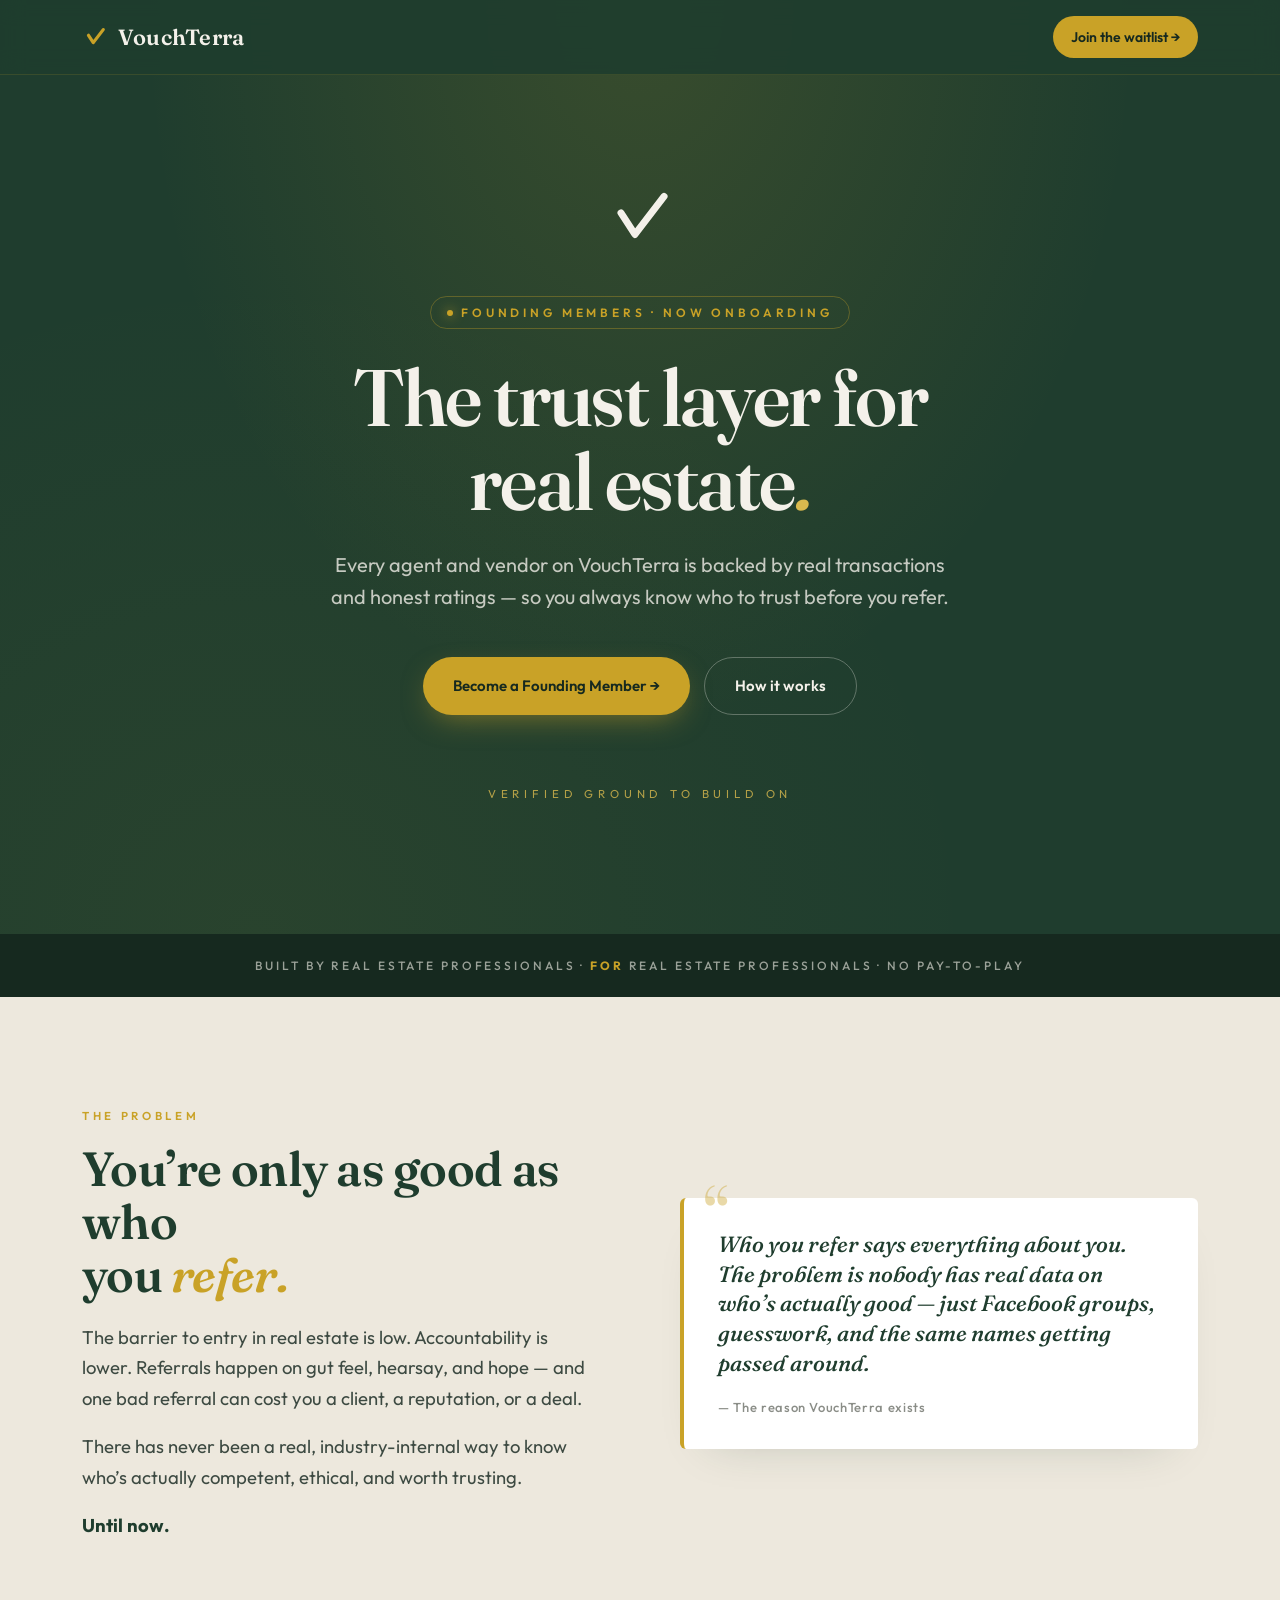
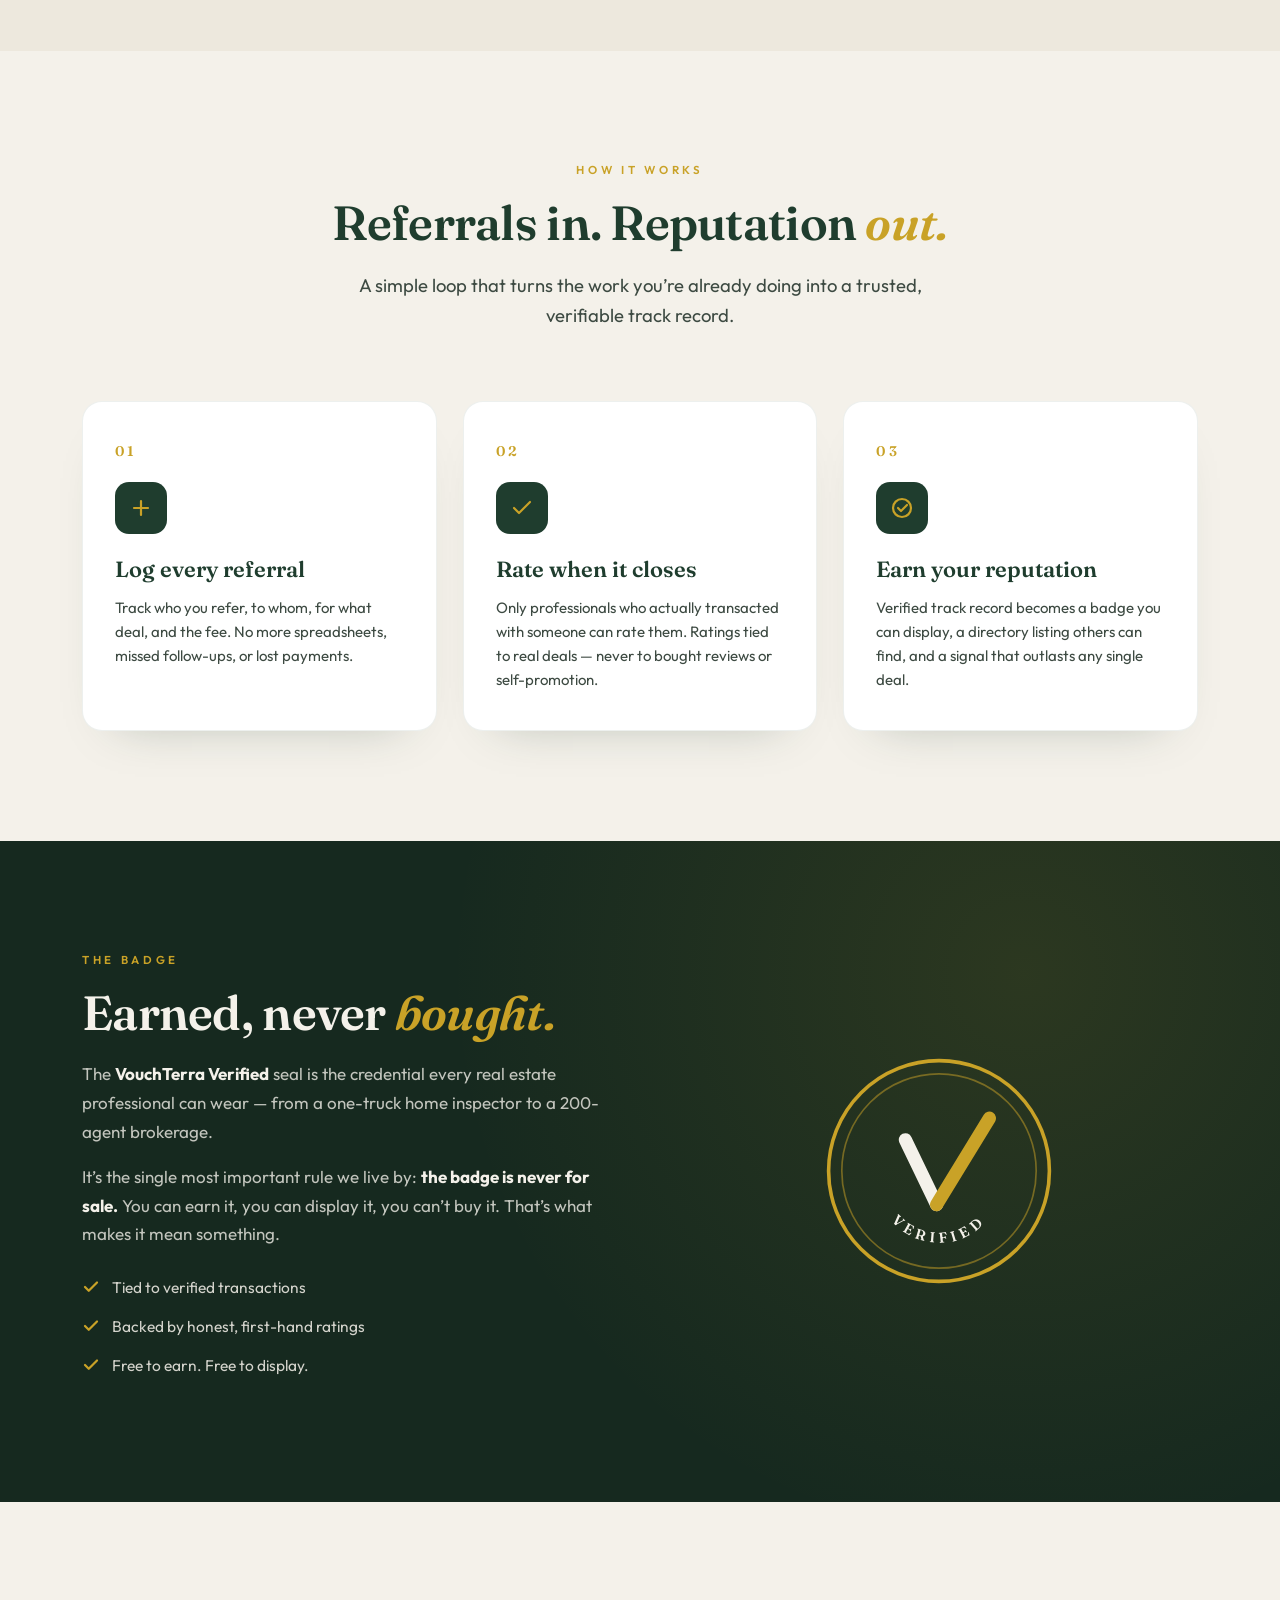
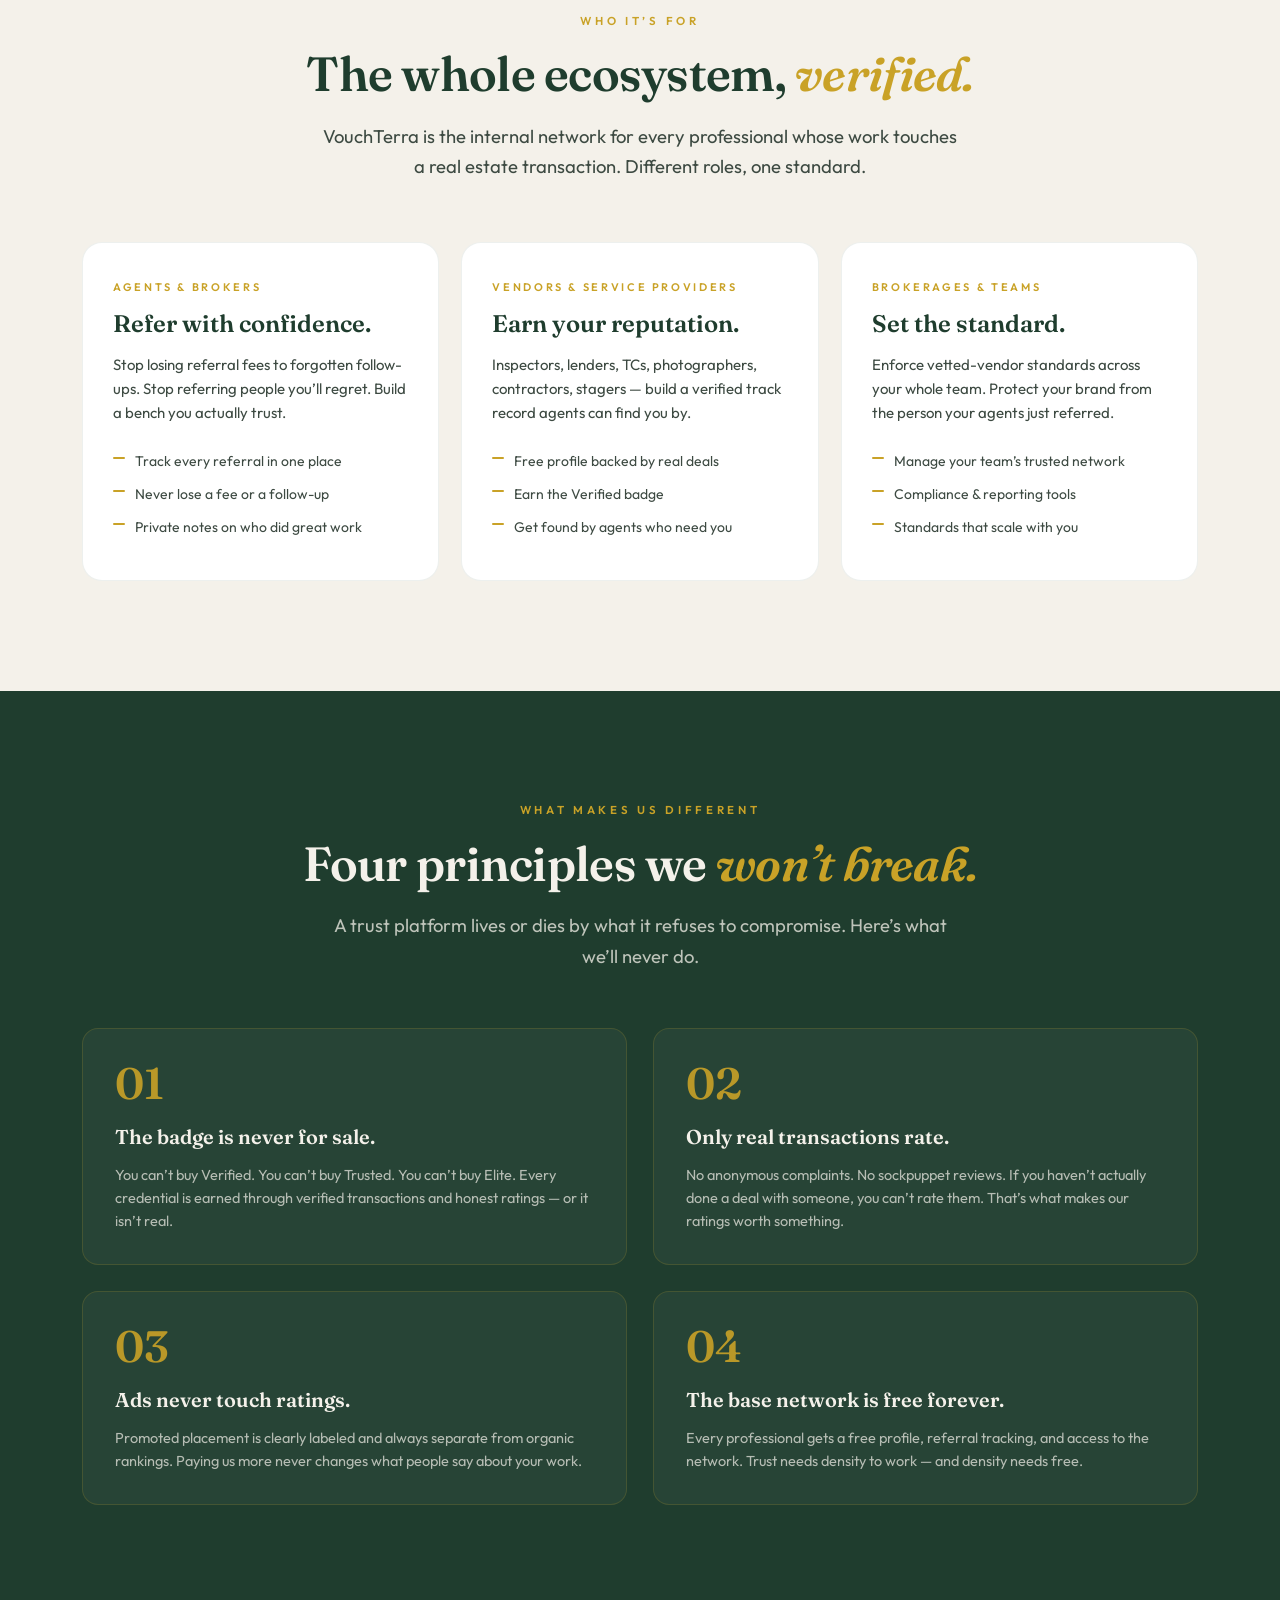
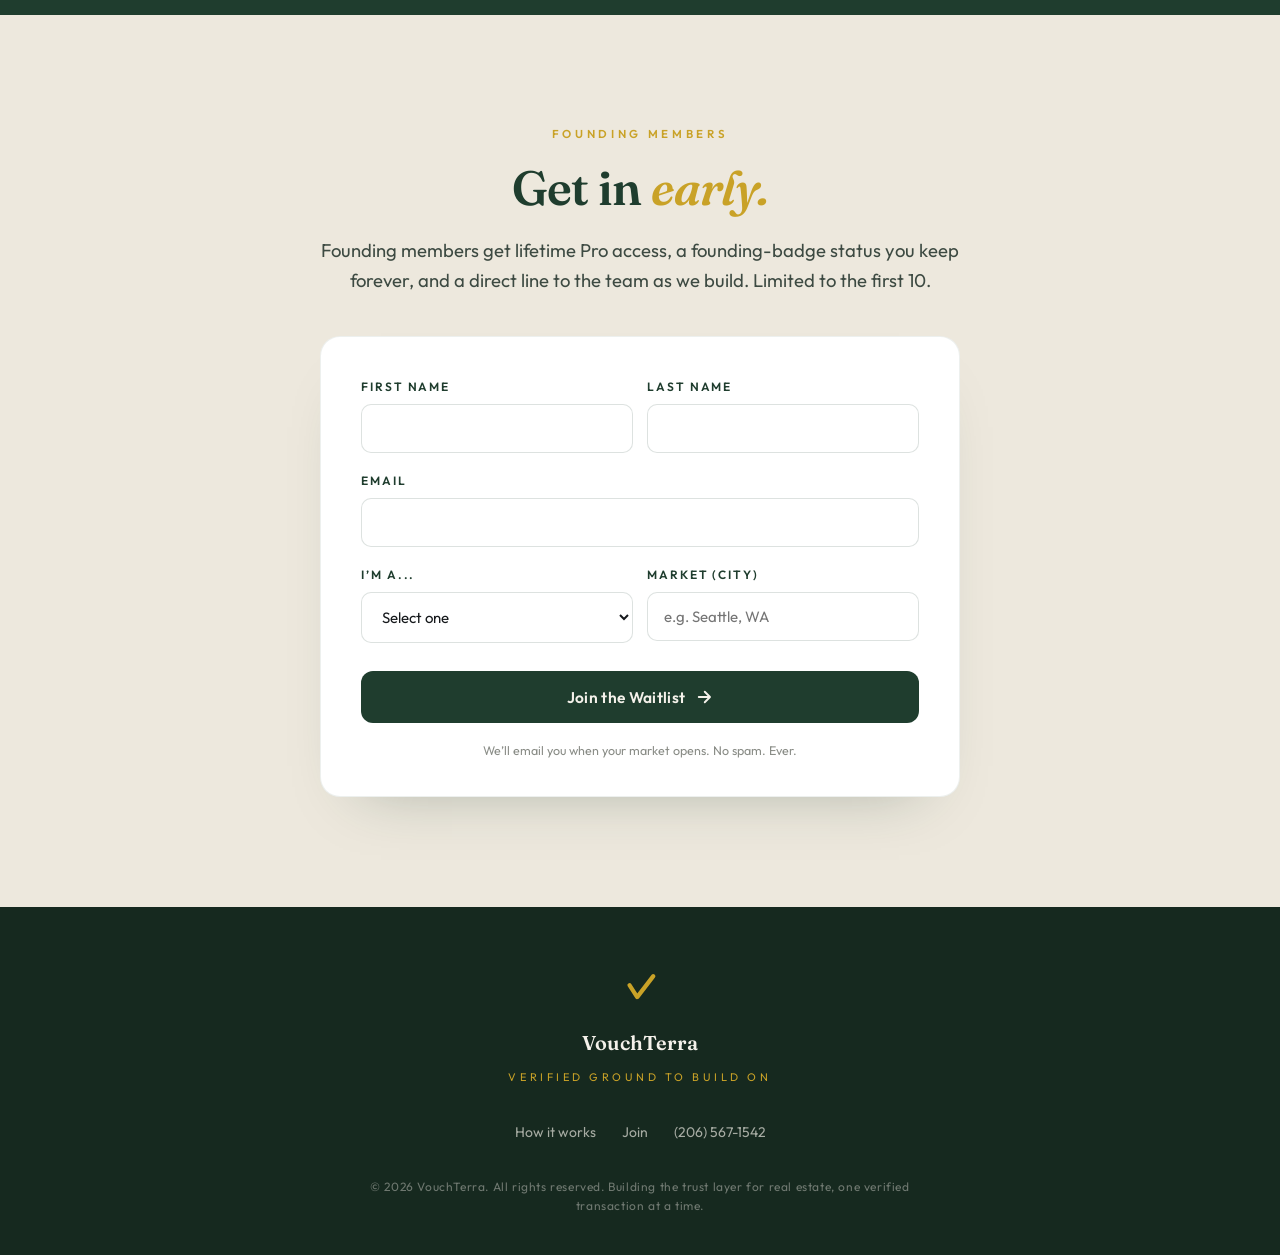
<file: index (2).html>
<!DOCTYPE html>
<html lang="en">
<head>
<meta charset="UTF-8">
<meta name="viewport" content="width=device-width, initial-scale=1.0">
<title>VouchTerra — Verified ground to build on</title>
<meta name="description" content="The trust layer for real estate. Every agent and vendor on VouchTerra is backed by real transactions and honest ratings — so you always know who to trust before you refer.">
<meta property="og:title" content="VouchTerra — Verified ground to build on">
<meta property="og:description" content="The trust layer for real estate. Verified professionals, honest ratings, no pay-to-play.">
<meta property="og:type" content="website">
<link rel="preconnect" href="https://fonts.googleapis.com">
<link rel="preconnect" href="https://fonts.gstatic.com" crossorigin>
<link href="https://fonts.googleapis.com/css2?family=Fraunces:opsz,wght@9..144,500;9..144,600;9..144,700&family=Outfit:wght@300;400;500;600;700&display=swap" rel="stylesheet">
<link rel="icon" type="image/svg+xml" href="data:image/svg+xml,%3Csvg xmlns='http://www.w3.org/2000/svg' viewBox='0 0 120 120'%3E%3Crect width='120' height='120' rx='24' fill='%231F3D2E'/%3E%3Cpath d='M30 52 L52 86 L98 26' stroke='%23C9A227' stroke-width='15' stroke-linecap='round' stroke-linejoin='round' fill='none'/%3E%3C/svg%3E">
<style>
  :root{
    --pine:#1F3D2E; --pine-deep:#16291F; --pine-mid:#274a38;
    --gold:#C9A227; --gold-soft:#D9B94E; --gold-dim:#8a6f12;
    --bone:#F4F1EA; --bone-warm:#EDE8DD;
    --stone:#8A8D87; --stone-light:#B8B8B0;
    --ink:#16191C; --ink-soft:#3d4a42;
  }
  *{margin:0;padding:0;box-sizing:border-box}
  html{scroll-behavior:smooth;}
  body{
    font-family:'Outfit',sans-serif;
    background:var(--bone);
    color:var(--ink);
    line-height:1.6;
    -webkit-font-smoothing:antialiased;
    overflow-x:hidden;
  }
  .serif{font-family:'Fraunces',serif;}
  .wrap{max-width:1180px;margin:0 auto;padding:0 32px;}
  @media(max-width:640px){.wrap{padding:0 22px;}}

  /* ============ NAV ============ */
  nav{
    position:fixed;top:0;left:0;right:0;z-index:100;
    background:rgba(31,61,46,.92);
    backdrop-filter:blur(12px);
    -webkit-backdrop-filter:blur(12px);
    border-bottom:1px solid rgba(201,162,39,.15);
  }
  .nav-inner{display:flex;align-items:center;justify-content:space-between;padding:16px 32px;max-width:1180px;margin:0 auto;}
  @media(max-width:640px){.nav-inner{padding:14px 22px;}}
  .brand{display:flex;align-items:center;gap:10px;text-decoration:none;}
  .brand-mark{display:flex;align-items:center;justify-content:center;}
  .brand-text{font-family:'Fraunces',serif;font-weight:600;font-size:22px;color:var(--bone);letter-spacing:.01em;}
  .brand-text .cap{color:var(--bone);}
  .nav-cta{
    display:inline-flex;align-items:center;gap:8px;
    background:var(--gold);color:var(--pine-deep);
    padding:10px 18px;border-radius:30px;
    font-weight:600;font-size:14px;text-decoration:none;
    transition:transform .15s,background .15s;
  }
  .nav-cta:hover{background:var(--gold-soft);transform:translateY(-1px);}

  /* ============ HERO ============ */
  .hero{
    background:var(--pine);color:var(--bone);
    padding:180px 32px 130px;position:relative;overflow:hidden;text-align:center;
  }
  .hero::before{
    content:"";position:absolute;inset:0;
    background:
      radial-gradient(ellipse at 50% 0%, rgba(201,162,39,.15), transparent 55%),
      radial-gradient(ellipse at 20% 100%, rgba(201,162,39,.06), transparent 50%);
    pointer-events:none;
  }
  .hero-inner{position:relative;z-index:1;max-width:900px;margin:0 auto;}
  .eyebrow{
    display:inline-flex;align-items:center;gap:8px;
    text-transform:uppercase;letter-spacing:.32em;font-size:12px;
    color:var(--gold);font-weight:600;margin-bottom:26px;
    padding:6px 16px;border:1px solid rgba(201,162,39,.35);border-radius:30px;
  }
  .eyebrow-dot{width:6px;height:6px;background:var(--gold);border-radius:50%;box-shadow:0 0 12px var(--gold);}
  h1.hero-title{
    font-family:'Fraunces',serif;
    font-weight:600;
    font-size:clamp(40px,7vw,80px);
    line-height:1.05;
    letter-spacing:-.02em;
    margin-bottom:26px;
  }
  h1.hero-title .accent{color:var(--gold-soft);font-style:italic;}
  .hero-sub{
    font-size:clamp(16px,2.2vw,20px);
    color:rgba(244,241,234,.78);
    max-width:640px;margin:0 auto 44px;
    line-height:1.6;
  }
  .cta-row{display:flex;gap:14px;justify-content:center;flex-wrap:wrap;margin-bottom:70px;}
  .btn{
    display:inline-flex;align-items:center;gap:10px;
    padding:16px 30px;border-radius:32px;
    font-weight:600;font-size:15px;text-decoration:none;
    transition:transform .15s, background .15s, box-shadow .15s;
    border:none;cursor:pointer;font-family:inherit;
  }
  .btn-primary{background:var(--gold);color:var(--pine-deep);box-shadow:0 10px 30px -10px rgba(201,162,39,.6);}
  .btn-primary:hover{background:var(--gold-soft);transform:translateY(-2px);box-shadow:0 14px 32px -10px rgba(201,162,39,.7);}
  .btn-ghost{background:transparent;color:var(--bone);border:1px solid rgba(244,241,234,.3);}
  .btn-ghost:hover{background:rgba(244,241,234,.08);border-color:rgba(244,241,234,.5);}

  /* hero mark */
  .hero-mark-large{margin:0 auto 40px;display:flex;justify-content:center;}
  .hero-tagline{
    font-size:11.5px;letter-spacing:.42em;text-transform:uppercase;
    color:var(--gold-soft);opacity:.8;
    margin-top:26px;
  }

  /* ============ SOCIAL PROOF BAR ============ */
  .proof-bar{
    background:var(--pine-deep);color:rgba(244,241,234,.6);
    padding:22px 32px;text-align:center;
    font-size:12px;letter-spacing:.24em;text-transform:uppercase;font-weight:500;
  }
  .proof-bar strong{color:var(--gold);letter-spacing:.24em;}

  /* ============ SECTIONS ============ */
  section{padding:110px 0;}
  @media(max-width:640px){section{padding:80px 0;}}
  .section-eyebrow{
    text-transform:uppercase;letter-spacing:.32em;font-size:11.5px;
    color:var(--gold);font-weight:600;margin-bottom:18px;
  }
  h2{
    font-family:'Fraunces',serif;font-weight:600;
    font-size:clamp(30px,4.8vw,48px);
    color:var(--pine);line-height:1.1;letter-spacing:-.015em;
    margin-bottom:20px;
  }
  h2 .accent{color:var(--gold);font-style:italic;}
  .lead{
    color:var(--ink-soft);font-size:clamp(16px,1.8vw,18.5px);
    max-width:640px;line-height:1.65;
  }

  /* ============ PROBLEM SECTION ============ */
  .problem{background:var(--bone-warm);}
  .problem-inner{display:grid;grid-template-columns:1fr 1fr;gap:80px;align-items:center;}
  @media(max-width:900px){.problem-inner{grid-template-columns:1fr;gap:50px;}}
  .problem-quote{
    background:#fff;border-left:4px solid var(--gold);
    padding:32px 34px;border-radius:6px;
    box-shadow:0 22px 44px -32px rgba(31,61,46,.25);
    position:relative;
  }
  .problem-quote::before{
    content:"“";position:absolute;top:-20px;left:20px;
    font-family:'Fraunces',serif;font-size:80px;color:var(--gold);opacity:.4;line-height:1;
  }
  .problem-quote p{font-family:'Fraunces',serif;font-size:22px;color:var(--pine);line-height:1.35;font-style:italic;font-weight:500;}
  .problem-quote .attr{margin-top:18px;font-size:13px;color:var(--stone);letter-spacing:.05em;font-style:normal;font-family:'Outfit',sans-serif;font-weight:500;}

  /* ============ HOW IT WORKS ============ */
  .how{background:var(--bone);}
  .how-header{text-align:center;max-width:700px;margin:0 auto 70px;}
  .how-header .lead{margin:0 auto;}
  .steps{display:grid;grid-template-columns:repeat(3,1fr);gap:26px;}
  @media(max-width:820px){.steps{grid-template-columns:1fr;}}
  .step{
    background:#fff;border-radius:20px;padding:38px 32px;
    border:1px solid rgba(31,61,46,.08);
    box-shadow:0 24px 48px -36px rgba(31,61,46,.35);
    transition:transform .2s;
  }
  .step:hover{transform:translateY(-4px);}
  .step-num{
    font-family:'Fraunces',serif;font-size:14px;font-weight:600;
    color:var(--gold);letter-spacing:.24em;margin-bottom:20px;
  }
  .step-icon{width:52px;height:52px;background:var(--pine);border-radius:14px;display:flex;align-items:center;justify-content:center;margin-bottom:22px;}
  .step h3{font-family:'Fraunces',serif;font-size:22px;color:var(--pine);font-weight:600;margin-bottom:12px;line-height:1.25;}
  .step p{font-size:15px;color:var(--ink-soft);line-height:1.6;}

  /* ============ VERIFIED BADGE SECTION ============ */
  .verified{background:var(--pine-deep);color:var(--bone);position:relative;overflow:hidden;}
  .verified::before{
    content:"";position:absolute;inset:0;
    background:radial-gradient(circle at 80% 20%, rgba(201,162,39,.12), transparent 50%);
    pointer-events:none;
  }
  .verified-inner{display:grid;grid-template-columns:1fr 1fr;gap:80px;align-items:center;position:relative;z-index:1;}
  @media(max-width:900px){.verified-inner{grid-template-columns:1fr;gap:50px;text-align:center;}.verified-inner .seal-wrap{order:-1;}}
  .verified h2{color:var(--bone);}
  .verified h2 .accent{color:var(--gold);}
  .verified .section-eyebrow{color:var(--gold);}
  .verified p{color:rgba(244,241,234,.78);font-size:17px;line-height:1.7;margin-bottom:16px;}
  .verified p strong{color:var(--bone);}
  .verified-features{list-style:none;margin-top:26px;}
  .verified-features li{display:flex;align-items:flex-start;gap:12px;margin-bottom:14px;color:rgba(244,241,234,.85);font-size:15.5px;}
  .verified-features li svg{flex-shrink:0;margin-top:3px;}
  .seal-wrap{display:flex;justify-content:center;}

  /* ============ FOR WHOM ============ */
  .for-whom{background:var(--bone);}
  .who-grid{display:grid;grid-template-columns:repeat(3,1fr);gap:22px;margin-top:60px;}
  @media(max-width:900px){.who-grid{grid-template-columns:1fr;}}
  .who{
    background:#fff;border-radius:20px;padding:36px 30px;
    border:1px solid rgba(31,61,46,.08);position:relative;overflow:hidden;
    transition:transform .2s, box-shadow .2s;
  }
  .who:hover{transform:translateY(-3px);box-shadow:0 30px 50px -30px rgba(31,61,46,.3);}
  .who-tag{font-size:11px;letter-spacing:.24em;text-transform:uppercase;color:var(--gold);font-weight:600;margin-bottom:14px;}
  .who h3{font-family:'Fraunces',serif;font-size:24px;color:var(--pine);font-weight:600;margin-bottom:14px;line-height:1.2;}
  .who p{color:var(--ink-soft);font-size:15px;line-height:1.6;margin-bottom:20px;}
  .who ul{list-style:none;}
  .who ul li{font-size:14px;color:var(--ink-soft);padding:6px 0;padding-left:22px;position:relative;line-height:1.5;}
  .who ul li::before{
    content:"";position:absolute;left:0;top:12px;
    width:12px;height:2px;background:var(--gold);border-radius:2px;
  }

  /* ============ PRINCIPLES ============ */
  .principles{background:var(--pine);color:var(--bone);}
  .principles h2{color:var(--bone);}
  .principles h2 .accent{color:var(--gold);}
  .principles .section-eyebrow{color:var(--gold);}
  .principles .lead{color:rgba(244,241,234,.75);}
  .principle-grid{display:grid;grid-template-columns:repeat(2,1fr);gap:26px;margin-top:56px;}
  @media(max-width:820px){.principle-grid{grid-template-columns:1fr;}}
  .principle{
    background:rgba(244,241,234,.04);border:1px solid rgba(201,162,39,.18);
    border-radius:16px;padding:32px;
    transition:border-color .2s;
  }
  .principle:hover{border-color:rgba(201,162,39,.4);}
  .principle-num{font-family:'Fraunces',serif;font-size:44px;color:var(--gold);font-weight:600;line-height:1;margin-bottom:16px;opacity:.9;}
  .principle h3{font-family:'Fraunces',serif;font-size:20px;color:var(--bone);margin-bottom:10px;font-weight:600;}
  .principle p{color:rgba(244,241,234,.7);font-size:14.5px;line-height:1.6;}

  /* ============ WAITLIST ============ */
  .waitlist{background:var(--bone-warm);text-align:center;}
  .waitlist-inner{max-width:640px;margin:0 auto;}
  .waitlist .lead{margin:0 auto 40px;}
  .form-card{
    background:#fff;padding:40px 40px 36px;border-radius:20px;
    box-shadow:0 30px 60px -40px rgba(31,61,46,.35);
    border:1px solid rgba(31,61,46,.08);
  }
  @media(max-width:640px){.form-card{padding:32px 24px 28px;}}
  .field{display:flex;flex-direction:column;text-align:left;margin-bottom:18px;}
  .field label{font-size:12px;letter-spacing:.16em;text-transform:uppercase;color:var(--pine);font-weight:600;margin-bottom:8px;}
  .field input, .field select{
    padding:14px 16px;border:1.5px solid rgba(31,61,46,.15);border-radius:10px;
    font-family:inherit;font-size:15px;color:var(--ink);background:#fff;
    transition:border-color .15s;
  }
  .field input:focus, .field select:focus{outline:none;border-color:var(--gold);}
  .field-row{display:grid;grid-template-columns:1fr 1fr;gap:14px;}
  @media(max-width:520px){.field-row{grid-template-columns:1fr;}}
  .submit-btn{
    width:100%;background:var(--pine);color:var(--bone);
    padding:16px 24px;border:none;border-radius:12px;
    font-family:inherit;font-weight:600;font-size:15.5px;letter-spacing:.02em;
    cursor:pointer;transition:background .15s,transform .15s;
    display:inline-flex;align-items:center;justify-content:center;gap:10px;
    margin-top:10px;
  }
  .submit-btn:hover{background:var(--pine-deep);transform:translateY(-1px);}
  .fine-print{font-size:12.5px;color:var(--stone);margin-top:18px;line-height:1.5;}
  .success-msg{
    display:none;padding:24px;background:rgba(201,162,39,.1);
    border:1px solid var(--gold);border-radius:12px;color:var(--pine);
    font-size:15px;line-height:1.5;
  }
  .success-msg strong{color:var(--gold-dim);}

  /* ============ FOOTER ============ */
  footer{background:var(--pine-deep);color:rgba(244,241,234,.6);padding:60px 32px 40px;text-align:center;}
  .footer-mark{margin-bottom:18px;display:flex;justify-content:center;}
  .footer-brand{font-family:'Fraunces',serif;font-weight:600;font-size:20px;color:var(--bone);margin-bottom:10px;}
  .footer-tag{font-size:11px;letter-spacing:.32em;text-transform:uppercase;color:var(--gold);margin-bottom:34px;}
  .footer-links{display:flex;gap:26px;justify-content:center;flex-wrap:wrap;margin-bottom:34px;font-size:14px;}
  .footer-links a{color:rgba(244,241,234,.65);text-decoration:none;transition:color .15s;}
  .footer-links a:hover{color:var(--gold);}
  .footer-fine{font-size:12px;color:rgba(244,241,234,.4);letter-spacing:.05em;max-width:560px;margin:0 auto;line-height:1.6;}

  /* mobile nav simplification */
  @media(max-width:520px){.nav-cta{padding:8px 14px;font-size:13px;}.brand-text{font-size:19px;}}
</style>
</head>
<body>

  <!-- ============ NAV ============ -->
  <nav>
    <div class="nav-inner">
      <a href="#" class="brand">
        <span class="brand-mark">
          <svg width="26" height="26" viewBox="0 0 120 120" fill="none"><path d="M30 52 L52 86 L98 26" stroke="#C9A227" stroke-width="15" stroke-linecap="round" stroke-linejoin="round"/></svg>
        </span>
        <span class="brand-text">Vouch<span class="cap">T</span>erra</span>
      </a>
      <a href="#waitlist" class="nav-cta">Join the waitlist →</a>
    </div>
  </nav>

  <!-- ============ HERO ============ -->
  <div class="hero">
    <div class="hero-inner">
      <div class="hero-mark-large">
        <svg width="76" height="76" viewBox="0 0 120 120" fill="none">
          <path d="M30 52 L52 86 L98 26" stroke="#F4F1EA" stroke-width="11" stroke-linecap="round" stroke-linejoin="round"/>
        </svg>
      </div>
      <div class="eyebrow"><span class="eyebrow-dot"></span> Founding Members · Now Onboarding</div>
      <h1 class="hero-title">The trust layer for<br>real estate<span class="accent">.</span></h1>
      <p class="hero-sub">Every agent and vendor on VouchTerra is backed by real transactions and honest ratings — so you always know who to trust before you refer.</p>
      <div class="cta-row">
        <a href="#waitlist" class="btn btn-primary">Become a Founding Member →</a>
        <a href="#how" class="btn btn-ghost">How it works</a>
      </div>
      <div class="hero-tagline">Verified ground to build on</div>
    </div>
  </div>

  <!-- ============ PROOF BAR ============ -->
  <div class="proof-bar">
    Built by real estate professionals · <strong>For</strong> real estate professionals · No pay-to-play
  </div>

  <!-- ============ PROBLEM ============ -->
  <section class="problem">
    <div class="wrap">
      <div class="problem-inner">
        <div>
          <div class="section-eyebrow">The Problem</div>
          <h2>You&#8217;re only as good as who<br>you <span class="accent">refer.</span></h2>
          <p class="lead">The barrier to entry in real estate is low. Accountability is lower. Referrals happen on gut feel, hearsay, and hope — and one bad referral can cost you a client, a reputation, or a deal.</p>
          <p class="lead" style="margin-top:18px;">There has never been a real, industry-internal way to know who&#8217;s actually competent, ethical, and worth trusting.</p>
          <p class="lead" style="margin-top:18px;"><strong style="color:var(--pine);">Until now.</strong></p>
        </div>
        <div>
          <div class="problem-quote">
            <p>Who you refer says everything about you. The problem is nobody has real data on who&#8217;s actually good — just Facebook groups, guesswork, and the same names getting passed around.</p>
            <div class="attr">— The reason VouchTerra exists</div>
          </div>
        </div>
      </div>
    </div>
  </section>

  <!-- ============ HOW IT WORKS ============ -->
  <section class="how" id="how">
    <div class="wrap">
      <div class="how-header">
        <div class="section-eyebrow">How It Works</div>
        <h2>Referrals in. Reputation <span class="accent">out.</span></h2>
        <p class="lead">A simple loop that turns the work you&#8217;re already doing into a trusted, verifiable track record.</p>
      </div>

      <div class="steps">
        <div class="step">
          <div class="step-num">01</div>
          <div class="step-icon">
            <svg width="24" height="24" viewBox="0 0 24 24" fill="none" stroke="#C9A227" stroke-width="2.2" stroke-linecap="round" stroke-linejoin="round"><path d="M12 5v14M5 12h14"/></svg>
          </div>
          <h3>Log every referral</h3>
          <p>Track who you refer, to whom, for what deal, and the fee. No more spreadsheets, missed follow-ups, or lost payments.</p>
        </div>
        <div class="step">
          <div class="step-num">02</div>
          <div class="step-icon">
            <svg width="24" height="24" viewBox="0 0 24 24" fill="none" stroke="#C9A227" stroke-width="2.2" stroke-linecap="round" stroke-linejoin="round"><path d="M20 6L9 17l-5-5"/></svg>
          </div>
          <h3>Rate when it closes</h3>
          <p>Only professionals who actually transacted with someone can rate them. Ratings tied to real deals — never to bought reviews or self-promotion.</p>
        </div>
        <div class="step">
          <div class="step-num">03</div>
          <div class="step-icon">
            <svg width="24" height="24" viewBox="0 0 24 24" fill="none" stroke="#C9A227" stroke-width="2.2" stroke-linecap="round" stroke-linejoin="round"><circle cx="12" cy="12" r="9"/><path d="M8 12l3 3 6-6"/></svg>
          </div>
          <h3>Earn your reputation</h3>
          <p>Verified track record becomes a badge you can display, a directory listing others can find, and a signal that outlasts any single deal.</p>
        </div>
      </div>
    </div>
  </section>

  <!-- ============ VERIFIED BADGE ============ -->
  <section class="verified">
    <div class="wrap">
      <div class="verified-inner">
        <div>
          <div class="section-eyebrow">The Badge</div>
          <h2>Earned, never <span class="accent">bought.</span></h2>
          <p>The <strong>VouchTerra Verified</strong> seal is the credential every real estate professional can wear — from a one-truck home inspector to a 200-agent brokerage.</p>
          <p>It&#8217;s the single most important rule we live by: <strong>the badge is never for sale.</strong> You can earn it, you can display it, you can&#8217;t buy it. That&#8217;s what makes it mean something.</p>
          <ul class="verified-features">
            <li><svg width="18" height="18" viewBox="0 0 24 24" fill="none" stroke="#C9A227" stroke-width="3" stroke-linecap="round" stroke-linejoin="round"><path d="M20 6L9 17l-5-5"/></svg>Tied to verified transactions</li>
            <li><svg width="18" height="18" viewBox="0 0 24 24" fill="none" stroke="#C9A227" stroke-width="3" stroke-linecap="round" stroke-linejoin="round"><path d="M20 6L9 17l-5-5"/></svg>Backed by honest, first-hand ratings</li>
            <li><svg width="18" height="18" viewBox="0 0 24 24" fill="none" stroke="#C9A227" stroke-width="3" stroke-linecap="round" stroke-linejoin="round"><path d="M20 6L9 17l-5-5"/></svg>Free to earn. Free to display.</li>
          </ul>
        </div>
        <div class="seal-wrap">
          <svg width="240" height="240" viewBox="0 0 200 200" fill="none">
            <circle cx="100" cy="100" r="92" stroke="#C9A227" stroke-width="3"/>
            <circle cx="100" cy="100" r="81" stroke="#C9A227" stroke-width="1.4" opacity="0.5"/>
            <path d="M72 74 L98 128" stroke="#F4F1EA" stroke-width="11" stroke-linecap="round"/>
            <path d="M98 128 L142 56" stroke="#C9A227" stroke-width="11" stroke-linecap="round"/>
            <path id="botArc" d="M48 108 A52 52 0 0 0 152 108" fill="none"/>
            <text fill="#F4F1EA" font-family="Fraunces, serif" font-size="12" letter-spacing="3.5" font-weight="600">
              <textPath href="#botArc" startOffset="50%" text-anchor="middle">VERIFIED</textPath>
            </text>
          </svg>
        </div>
      </div>
    </div>
  </section>

  <!-- ============ FOR WHOM ============ -->
  <section class="for-whom">
    <div class="wrap">
      <div style="text-align:center;max-width:700px;margin:0 auto;">
        <div class="section-eyebrow">Who It&#8217;s For</div>
        <h2>The whole ecosystem, <span class="accent">verified.</span></h2>
        <p class="lead" style="margin:0 auto;">VouchTerra is the internal network for every professional whose work touches a real estate transaction. Different roles, one standard.</p>
      </div>

      <div class="who-grid">
        <div class="who">
          <div class="who-tag">Agents &amp; Brokers</div>
          <h3>Refer with confidence.</h3>
          <p>Stop losing referral fees to forgotten follow-ups. Stop referring people you&#8217;ll regret. Build a bench you actually trust.</p>
          <ul>
            <li>Track every referral in one place</li>
            <li>Never lose a fee or a follow-up</li>
            <li>Private notes on who did great work</li>
          </ul>
        </div>
        <div class="who">
          <div class="who-tag">Vendors &amp; Service Providers</div>
          <h3>Earn your reputation.</h3>
          <p>Inspectors, lenders, TCs, photographers, contractors, stagers — build a verified track record agents can find you by.</p>
          <ul>
            <li>Free profile backed by real deals</li>
            <li>Earn the Verified badge</li>
            <li>Get found by agents who need you</li>
          </ul>
        </div>
        <div class="who">
          <div class="who-tag">Brokerages &amp; Teams</div>
          <h3>Set the standard.</h3>
          <p>Enforce vetted-vendor standards across your whole team. Protect your brand from the person your agents just referred.</p>
          <ul>
            <li>Manage your team&#8217;s trusted network</li>
            <li>Compliance &amp; reporting tools</li>
            <li>Standards that scale with you</li>
          </ul>
        </div>
      </div>
    </div>
  </section>

  <!-- ============ PRINCIPLES ============ -->
  <section class="principles">
    <div class="wrap">
      <div style="text-align:center;max-width:700px;margin:0 auto;">
        <div class="section-eyebrow">What Makes Us Different</div>
        <h2>Four principles we <span class="accent">won&#8217;t break.</span></h2>
        <p class="lead" style="margin:0 auto;">A trust platform lives or dies by what it refuses to compromise. Here&#8217;s what we&#8217;ll never do.</p>
      </div>

      <div class="principle-grid">
        <div class="principle">
          <div class="principle-num">01</div>
          <h3>The badge is never for sale.</h3>
          <p>You can&#8217;t buy Verified. You can&#8217;t buy Trusted. You can&#8217;t buy Elite. Every credential is earned through verified transactions and honest ratings — or it isn&#8217;t real.</p>
        </div>
        <div class="principle">
          <div class="principle-num">02</div>
          <h3>Only real transactions rate.</h3>
          <p>No anonymous complaints. No sockpuppet reviews. If you haven&#8217;t actually done a deal with someone, you can&#8217;t rate them. That&#8217;s what makes our ratings worth something.</p>
        </div>
        <div class="principle">
          <div class="principle-num">03</div>
          <h3>Ads never touch ratings.</h3>
          <p>Promoted placement is clearly labeled and always separate from organic rankings. Paying us more never changes what people say about your work.</p>
        </div>
        <div class="principle">
          <div class="principle-num">04</div>
          <h3>The base network is free forever.</h3>
          <p>Every professional gets a free profile, referral tracking, and access to the network. Trust needs density to work — and density needs free.</p>
        </div>
      </div>
    </div>
  </section>

  <!-- ============ WAITLIST ============ -->
  <section class="waitlist" id="waitlist">
    <div class="wrap">
      <div class="waitlist-inner">
        <div class="section-eyebrow">Founding Members</div>
        <h2>Get in <span class="accent">early.</span></h2>
        <p class="lead">Founding members get lifetime Pro access, a founding-badge status you keep forever, and a direct line to the team as we build. Limited to the first 10.</p>

        <div class="form-card">
          <!--
            ============================================
            REPLACE THIS FORM ACTION WITH YOUR FORMSPREE URL
            1. Go to formspree.io and sign up (free tier is fine)
            2. Create a new form, copy your endpoint URL
            3. Replace "YOUR_FORMSPREE_ID" below with your form ID
            ============================================
          -->
          <form id="waitlist-form" action="https://formspree.io/f/xeaqkllg" method="POST">
            <div class="field-row">
              <div class="field">
                <label for="fname">First Name</label>
                <input type="text" id="fname" name="First Name" required>
              </div>
              <div class="field">
                <label for="lname">Last Name</label>
                <input type="text" id="lname" name="Last Name" required>
              </div>
            </div>
            <div class="field">
              <label for="email">Email</label>
              <input type="email" id="email" name="Email" required>
            </div>
            <div class="field-row">
              <div class="field">
                <label for="role">I&#8217;m a...</label>
                <select id="role" name="Role" required>
                  <option value="">Select one</option>
                  <option>Real Estate Agent / Broker</option>
                  <option>Brokerage / Team Leader</option>
                  <option>Lender</option>
                  <option>Title / Escrow</option>
                  <option>Home Inspector</option>
                  <option>Transaction Coordinator</option>
                  <option>Photographer / Videographer</option>
                  <option>Contractor / Remodeler</option>
                  <option>Property Manager</option>
                  <option>Stager / Designer</option>
                  <option>Other Vendor</option>
                  <option>Consumer / Curious</option>
                </select>
              </div>
              <div class="field">
                <label for="market">Market (City)</label>
                <input type="text" id="market" name="Market" placeholder="e.g. Seattle, WA" required>
              </div>
            </div>
            <button type="submit" class="submit-btn">
              Join the Waitlist
              <svg width="18" height="18" viewBox="0 0 24 24" fill="none" stroke="currentColor" stroke-width="2.5" stroke-linecap="round" stroke-linejoin="round"><path d="M5 12h14M13 5l7 7-7 7"/></svg>
            </button>
            <p class="fine-print">We&#8217;ll email you when your market opens. No spam. Ever.</p>
          </form>

          <div class="success-msg" id="success-msg">
            <strong>You&#8217;re in.</strong><br>
            We&#8217;ll be in touch when VouchTerra opens in your market. Welcome to the founding class.
          </div>
        </div>
      </div>
    </div>
  </section>

  <!-- ============ FOOTER ============ -->
  <footer>
    <div class="footer-mark">
      <svg width="42" height="42" viewBox="0 0 120 120" fill="none">
        <path d="M30 52 L52 86 L98 26" stroke="#C9A227" stroke-width="12" stroke-linecap="round" stroke-linejoin="round"/>
      </svg>
    </div>
    <div class="footer-brand">VouchTerra</div>
    <div class="footer-tag">Verified ground to build on</div>
    <div class="footer-links">
      <a href="#how">How it works</a>
      <a href="#waitlist">Join</a>
      <a href="tel:+12065671542">(206) 567-1542</a>
    </div>
    <p class="footer-fine">© <span id="year"></span> VouchTerra. All rights reserved. Building the trust layer for real estate, one verified transaction at a time.</p>
  </footer>

  <script>
    // Auto-update year
    document.getElementById('year').textContent = new Date().getFullYear();

    // Handle form submission with AJAX to show success message without page reload
    const form = document.getElementById('waitlist-form');
    const successMsg = document.getElementById('success-msg');

    form.addEventListener('submit', async function(e) {
      e.preventDefault();
      const formData = new FormData(form);
      const action = form.getAttribute('action');

      // If Formspree endpoint hasn't been configured yet, just show success (for local preview)
      if (action.includes('YOUR_FORMSPREE_ID')) {
        form.style.display = 'none';
        successMsg.style.display = 'block';
        console.log('Form submitted (demo mode — configure Formspree to capture emails):', Object.fromEntries(formData));
        return;
      }

      try {
        const response = await fetch(action, {
          method: 'POST',
          body: formData,
          headers: { 'Accept': 'application/json' }
        });
        if (response.ok) {
          form.style.display = 'none';
          successMsg.style.display = 'block';
        } else {
          alert('Something went wrong. Please try again or call (206) 567-1542.');
        }
      } catch (err) {
        alert('Network error. Please try again or call (206) 567-1542.');
      }
    });
  </script>

</body>
</html>
</file>
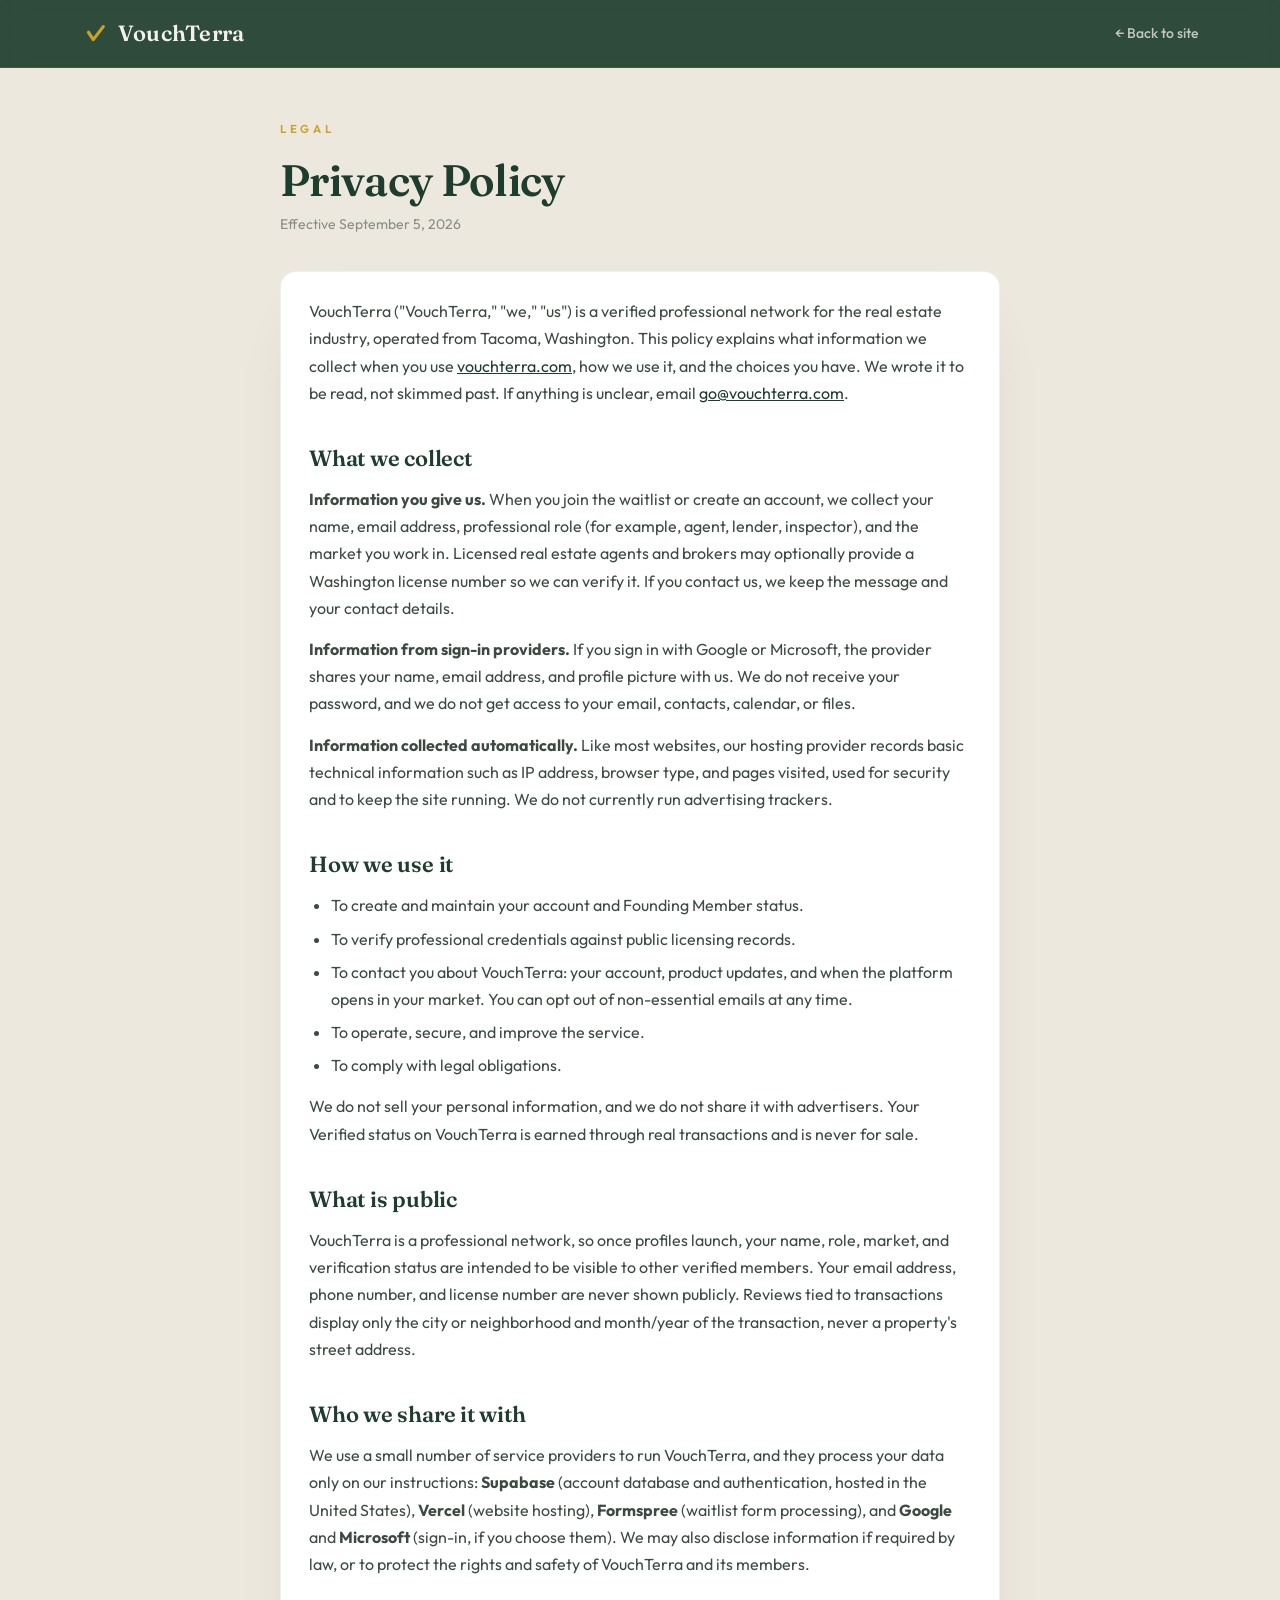
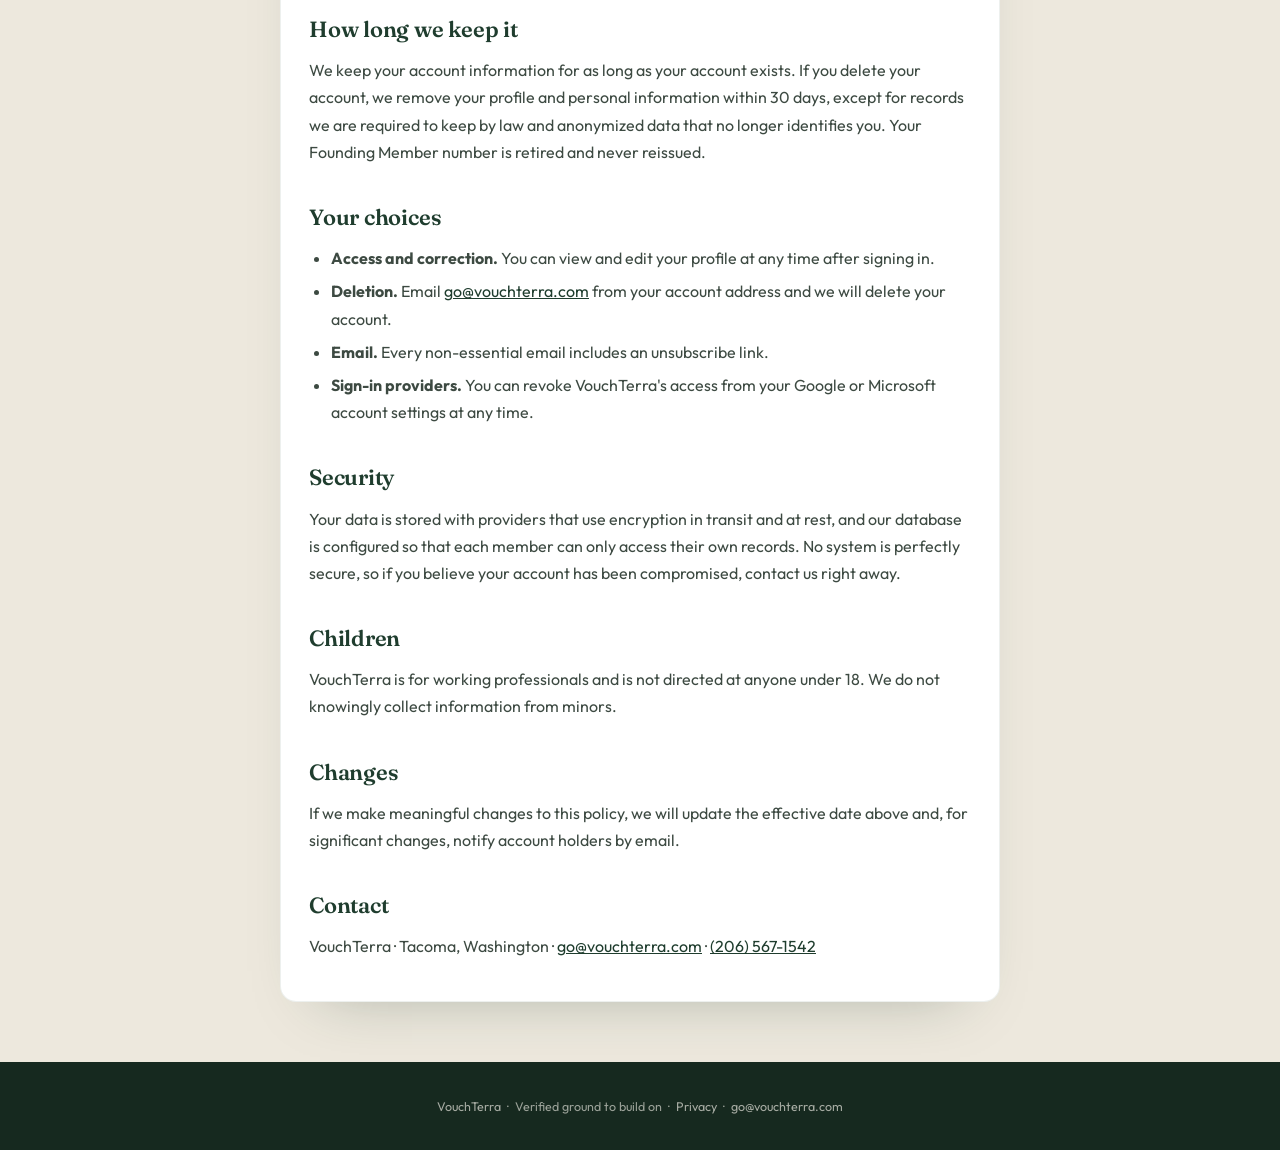
<file: privacy.html>
<!DOCTYPE html>
<html lang="en">
<head>
<meta charset="UTF-8">
<meta name="viewport" content="width=device-width, initial-scale=1.0">
<meta name="apple-mobile-web-app-title" content="VouchTerra">
<meta name="application-name" content="VouchTerra">
<meta name="theme-color" content="#1F3D2E">
<link rel="apple-touch-icon" href="https://vouchterra-app.vercel.app/icons/apple-touch-icon.png">
<title>Privacy Policy — VouchTerra</title>
<meta name="description" content="How VouchTerra collects, uses, and protects your information.">
<link rel="preconnect" href="https://fonts.googleapis.com">
<link rel="preconnect" href="https://fonts.gstatic.com" crossorigin>
<link href="https://fonts.googleapis.com/css2?family=Fraunces:opsz,wght@9..144,500;9..144,600;9..144,700&family=Outfit:wght@300;400;500;600;700&display=swap" rel="stylesheet">
<link rel="icon" type="image/svg+xml" href="data:image/svg+xml,%3Csvg xmlns='http://www.w3.org/2000/svg' viewBox='0 0 120 120'%3E%3Crect width='120' height='120' rx='24' fill='%231F3D2E'/%3E%3Cpath d='M30 52 L52 86 L98 26' stroke='%23C9A227' stroke-width='15' stroke-linecap='round' stroke-linejoin='round' fill='none'/%3E%3C/svg%3E">
<link rel="stylesheet" href="/vt-shared.css">
<style>
  main{align-items:flex-start}
  .legal{width:100%;max-width:720px;margin:0 auto;text-align:left}
  .legal h1{margin-bottom:8px}
  .legal .updated{color:var(--stone);font-size:14px;margin-bottom:36px}
  .legal h2{font-family:'Fraunces',serif;font-weight:600;font-size:22px;color:var(--pine);margin:34px 0 10px;letter-spacing:-.01em}
  .legal p{margin-bottom:14px;color:var(--ink-soft);font-size:16px;line-height:1.7}
  .legal ul{margin:0 0 14px 22px;color:var(--ink-soft);font-size:16px;line-height:1.7}
  .legal li{margin-bottom:6px}
  .legal a{color:var(--pine);text-decoration:underline}
  .legal .card{background:#fff;border:1px solid rgba(31,61,46,.08);border-radius:16px;padding:26px 28px;box-shadow:0 30px 60px -40px rgba(31,61,46,.35)}
</style>
</head>
<body>

<nav>
  <div class="nav-inner">
    <a href="/" class="brand">
      <span class="brand-mark">
        <svg width="26" height="26" viewBox="0 0 120 120" fill="none"><path d="M30 52 L52 86 L98 26" stroke="#C9A227" stroke-width="15" stroke-linecap="round" stroke-linejoin="round"/></svg>
      </span>
      <span class="brand-text">VouchTerra</span>
    </a>
    <a href="/" class="nav-link">← Back to site</a>
  </div>
</nav>

<main>
  <div class="legal">
    <div class="section-eyebrow">Legal</div>
    <h1>Privacy Policy</h1>
    <div class="updated">Effective September 5, 2026</div>

    <div class="card">
      <p>VouchTerra ("VouchTerra," "we," "us") is a verified professional network for the real estate industry, operated from Tacoma, Washington. This policy explains what information we collect when you use <a href="https://www.vouchterra.com">vouchterra.com</a>, how we use it, and the choices you have. We wrote it to be read, not skimmed past. If anything is unclear, email <a href="mailto:go@vouchterra.com">go@vouchterra.com</a>.</p>

      <h2>What we collect</h2>
      <p><strong>Information you give us.</strong> When you join the waitlist or create an account, we collect your name, email address, professional role (for example, agent, lender, inspector), and the market you work in. Licensed real estate agents and brokers may optionally provide a Washington license number so we can verify it. If you contact us, we keep the message and your contact details.</p>
      <p><strong>Information from sign-in providers.</strong> If you sign in with Google or Microsoft, the provider shares your name, email address, and profile picture with us. We do not receive your password, and we do not get access to your email, contacts, calendar, or files.</p>
      <p><strong>Information collected automatically.</strong> Like most websites, our hosting provider records basic technical information such as IP address, browser type, and pages visited, used for security and to keep the site running. We do not currently run advertising trackers.</p>

      <h2>How we use it</h2>
      <ul>
        <li>To create and maintain your account and Founding Member status.</li>
        <li>To verify professional credentials against public licensing records.</li>
        <li>To contact you about VouchTerra: your account, product updates, and when the platform opens in your market. You can opt out of non-essential emails at any time.</li>
        <li>To operate, secure, and improve the service.</li>
        <li>To comply with legal obligations.</li>
      </ul>
      <p>We do not sell your personal information, and we do not share it with advertisers. Your Verified status on VouchTerra is earned through real transactions and is never for sale.</p>

      <h2>What is public</h2>
      <p>VouchTerra is a professional network, so once profiles launch, your name, role, market, and verification status are intended to be visible to other verified members. Your email address, phone number, and license number are never shown publicly. Reviews tied to transactions display only the city or neighborhood and month/year of the transaction, never a property's street address.</p>

      <h2>Who we share it with</h2>
      <p>We use a small number of service providers to run VouchTerra, and they process your data only on our instructions: <strong>Supabase</strong> (account database and authentication, hosted in the United States), <strong>Vercel</strong> (website hosting), <strong>Formspree</strong> (waitlist form processing), and <strong>Google</strong> and <strong>Microsoft</strong> (sign-in, if you choose them). We may also disclose information if required by law, or to protect the rights and safety of VouchTerra and its members.</p>

      <h2>How long we keep it</h2>
      <p>We keep your account information for as long as your account exists. If you delete your account, we remove your profile and personal information within 30 days, except for records we are required to keep by law and anonymized data that no longer identifies you. Your Founding Member number is retired and never reissued.</p>

      <h2>Your choices</h2>
      <ul>
        <li><strong>Access and correction.</strong> You can view and edit your profile at any time after signing in.</li>
        <li><strong>Deletion.</strong> Email <a href="mailto:go@vouchterra.com">go@vouchterra.com</a> from your account address and we will delete your account.</li>
        <li><strong>Email.</strong> Every non-essential email includes an unsubscribe link.</li>
        <li><strong>Sign-in providers.</strong> You can revoke VouchTerra's access from your Google or Microsoft account settings at any time.</li>
      </ul>

      <h2>Security</h2>
      <p>Your data is stored with providers that use encryption in transit and at rest, and our database is configured so that each member can only access their own records. No system is perfectly secure, so if you believe your account has been compromised, contact us right away.</p>

      <h2>Children</h2>
      <p>VouchTerra is for working professionals and is not directed at anyone under 18. We do not knowingly collect information from minors.</p>

      <h2>Changes</h2>
      <p>If we make meaningful changes to this policy, we will update the effective date above and, for significant changes, notify account holders by email.</p>

      <h2>Contact</h2>
      <p>VouchTerra · Tacoma, Washington · <a href="mailto:go@vouchterra.com">go@vouchterra.com</a> · <a href="tel:+12065671542">(206) 567-1542</a></p>
    </div>
  </div>
</main>

<footer>
  <a href="/">VouchTerra</a> &nbsp;·&nbsp; Verified ground to build on &nbsp;·&nbsp; <a href="/privacy.html">Privacy</a> &nbsp;·&nbsp; <a href="mailto:go@vouchterra.com">go@vouchterra.com</a>
</footer>

</body>
</html>
</file>
<file: vt-shared.css>
/* VouchTerra — shared styles for account pages (join, welcome). Mirrors index.html tokens. */
:root{
  --pine:#1F3D2E; --pine-deep:#16291F; --pine-mid:#274a38;
  --gold:#C9A227; --gold-soft:#D9B94E; --gold-dim:#8a6f12;
  --bone:#F4F1EA; --bone-warm:#EDE8DD;
  --stone:#8A8D87; --stone-light:#B8B8B0;
  --ink:#16191C; --ink-soft:#3d4a42;
}
*{margin:0;padding:0;box-sizing:border-box}
html{scroll-behavior:smooth}
body{font-family:'Outfit',sans-serif;background:var(--bone-warm);color:var(--ink);line-height:1.6;-webkit-font-smoothing:antialiased;min-height:100vh;display:flex;flex-direction:column}

nav{position:fixed;top:0;left:0;right:0;z-index:100;background:rgba(31,61,46,.92);backdrop-filter:blur(12px);border-bottom:1px solid rgba(201,162,39,.15)}
.nav-inner{display:flex;align-items:center;justify-content:space-between;padding:16px 32px;max-width:1180px;margin:0 auto}
.brand{display:flex;align-items:center;gap:10px;text-decoration:none}
.brand-mark{display:flex;align-items:center;justify-content:center}
.brand-text{font-family:'Fraunces',serif;font-weight:600;font-size:22px;color:var(--bone);letter-spacing:.01em}
.nav-link{color:rgba(244,241,234,.75);text-decoration:none;font-size:14px;font-weight:500;transition:color .15s}
.nav-link:hover{color:var(--gold)}

main{flex:1;display:flex;align-items:center;justify-content:center;padding:120px 22px 60px}
.auth-wrap{width:100%;max-width:480px;text-align:center}
.section-eyebrow{text-transform:uppercase;letter-spacing:.32em;font-size:11.5px;color:var(--gold);font-weight:600;margin-bottom:18px}
h1{font-family:'Fraunces',serif;font-weight:600;font-size:clamp(30px,4.8vw,44px);color:var(--pine);line-height:1.1;letter-spacing:-.015em;margin-bottom:14px}
h1 .accent{color:var(--gold);font-style:italic}
.lead{color:var(--ink-soft);font-size:16.5px;line-height:1.6;margin:0 auto 32px;max-width:420px}

.form-card{background:#fff;padding:36px 36px 30px;border-radius:20px;box-shadow:0 30px 60px -40px rgba(31,61,46,.35);border:1px solid rgba(31,61,46,.08);text-align:left}
@media(max-width:640px){.form-card{padding:28px 22px 24px}}

.provider-btn{display:flex;align-items:center;justify-content:center;gap:12px;width:100%;padding:14px 18px;margin-bottom:12px;border-radius:12px;border:1.5px solid rgba(31,61,46,.15);background:#fff;color:var(--ink);font-family:inherit;font-size:15px;font-weight:600;cursor:pointer;transition:border-color .15s,transform .15s,box-shadow .15s}
.provider-btn:hover{border-color:var(--pine);transform:translateY(-1px);box-shadow:0 10px 24px -14px rgba(31,61,46,.5)}
.provider-btn svg{width:20px;height:20px;flex:none}
.provider-btn:disabled{opacity:.6;cursor:wait;transform:none}

.divider{display:flex;align-items:center;gap:14px;margin:22px 0 18px;color:var(--stone);font-size:12px;letter-spacing:.2em;text-transform:uppercase}
.divider::before,.divider::after{content:"";flex:1;height:1px;background:rgba(31,61,46,.12)}

.field{display:flex;flex-direction:column;text-align:left;margin-bottom:18px}
.field label{font-size:12px;letter-spacing:.16em;text-transform:uppercase;color:var(--pine);font-weight:600;margin-bottom:8px}
.field input,.field select{padding:14px 16px;border:1.5px solid rgba(31,61,46,.15);border-radius:10px;font-family:inherit;font-size:15px;color:var(--ink);background:#fff;transition:border-color .15s}
.field input:focus,.field select:focus{outline:none;border-color:var(--gold)}
.field-row{display:grid;grid-template-columns:1fr 1fr;gap:14px}
@media(max-width:520px){.field-row{grid-template-columns:1fr}}
.field .hint{font-size:12.5px;color:var(--stone);margin-top:6px}

.btn{display:inline-flex;align-items:center;justify-content:center;gap:10px;width:100%;padding:16px 30px;border-radius:32px;font-weight:600;font-size:15px;text-decoration:none;border:none;cursor:pointer;font-family:inherit;transition:transform .15s,background .15s,box-shadow .15s}
.btn-primary{background:var(--pine);color:var(--bone);box-shadow:0 10px 30px -10px rgba(31,61,46,.6)}
.btn-primary:hover{background:var(--pine-mid);transform:translateY(-2px)}
.btn-gold{background:var(--gold);color:var(--pine-deep);box-shadow:0 10px 30px -10px rgba(201,162,39,.6)}
.btn-gold:hover{background:var(--gold-soft);transform:translateY(-2px)}
.btn:disabled{opacity:.6;cursor:wait;transform:none}

.fine-print{font-size:12.5px;color:var(--stone);margin-top:18px;line-height:1.5;text-align:center}
.fine-print a{color:var(--pine);text-decoration:underline}
.notice{padding:18px 20px;background:rgba(201,162,39,.1);border:1px solid var(--gold);border-radius:12px;color:var(--pine);font-size:14.5px;line-height:1.5}
.notice strong{color:var(--gold-dim)}
.notice.error{background:rgba(180,50,40,.07);border-color:#b8433a;color:#7a2a24}
.notice.error strong{color:#b8433a}
[hidden]{display:none!important}

/* Founding member card */
.member-card{background:var(--pine-deep);color:var(--bone);border-radius:20px;padding:40px 36px 34px;text-align:center;box-shadow:0 30px 60px -30px rgba(22,41,31,.7);border:1px solid rgba(201,162,39,.25)}
.member-card .seal{width:150px;height:150px;margin:0 auto 22px;display:block}
.member-card .member-name{font-family:'Fraunces',serif;font-weight:600;font-size:26px;margin-bottom:6px}
.member-card .member-meta{color:rgba(244,241,234,.65);font-size:14px;margin-bottom:18px}
.member-card .member-no{text-transform:uppercase;letter-spacing:.32em;font-size:11.5px;color:var(--gold);font-weight:600}
.member-card .member-note{margin-top:22px;font-size:14px;color:rgba(244,241,234,.7);line-height:1.55}
.member-actions{margin-top:22px;display:flex;gap:12px;justify-content:center;flex-wrap:wrap}
.link-btn{background:none;border:none;color:var(--pine);font-family:inherit;font-size:14px;text-decoration:underline;cursor:pointer}

footer{background:var(--pine-deep);color:rgba(244,241,234,.6);padding:34px 32px;text-align:center;font-size:12.5px}
footer a{color:rgba(244,241,234,.65);text-decoration:none}
footer a:hover{color:var(--gold)}
</file>
